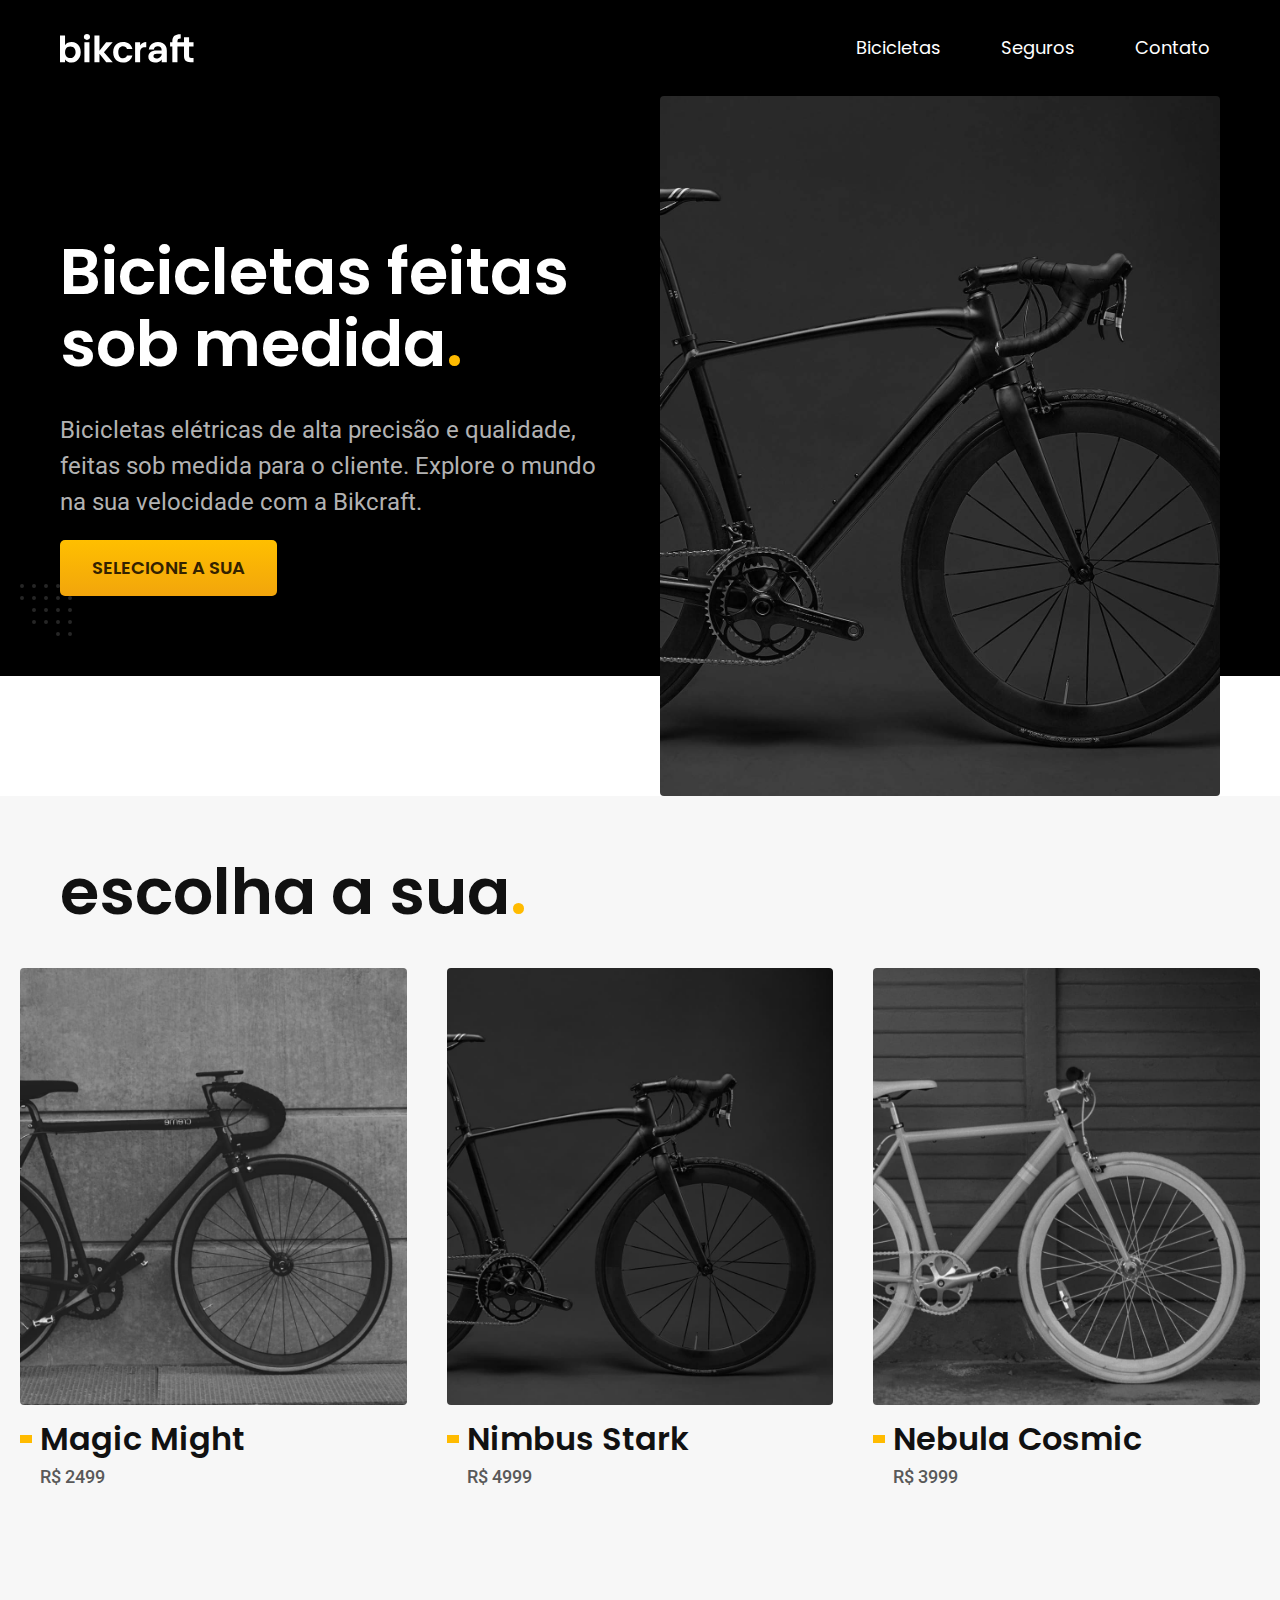
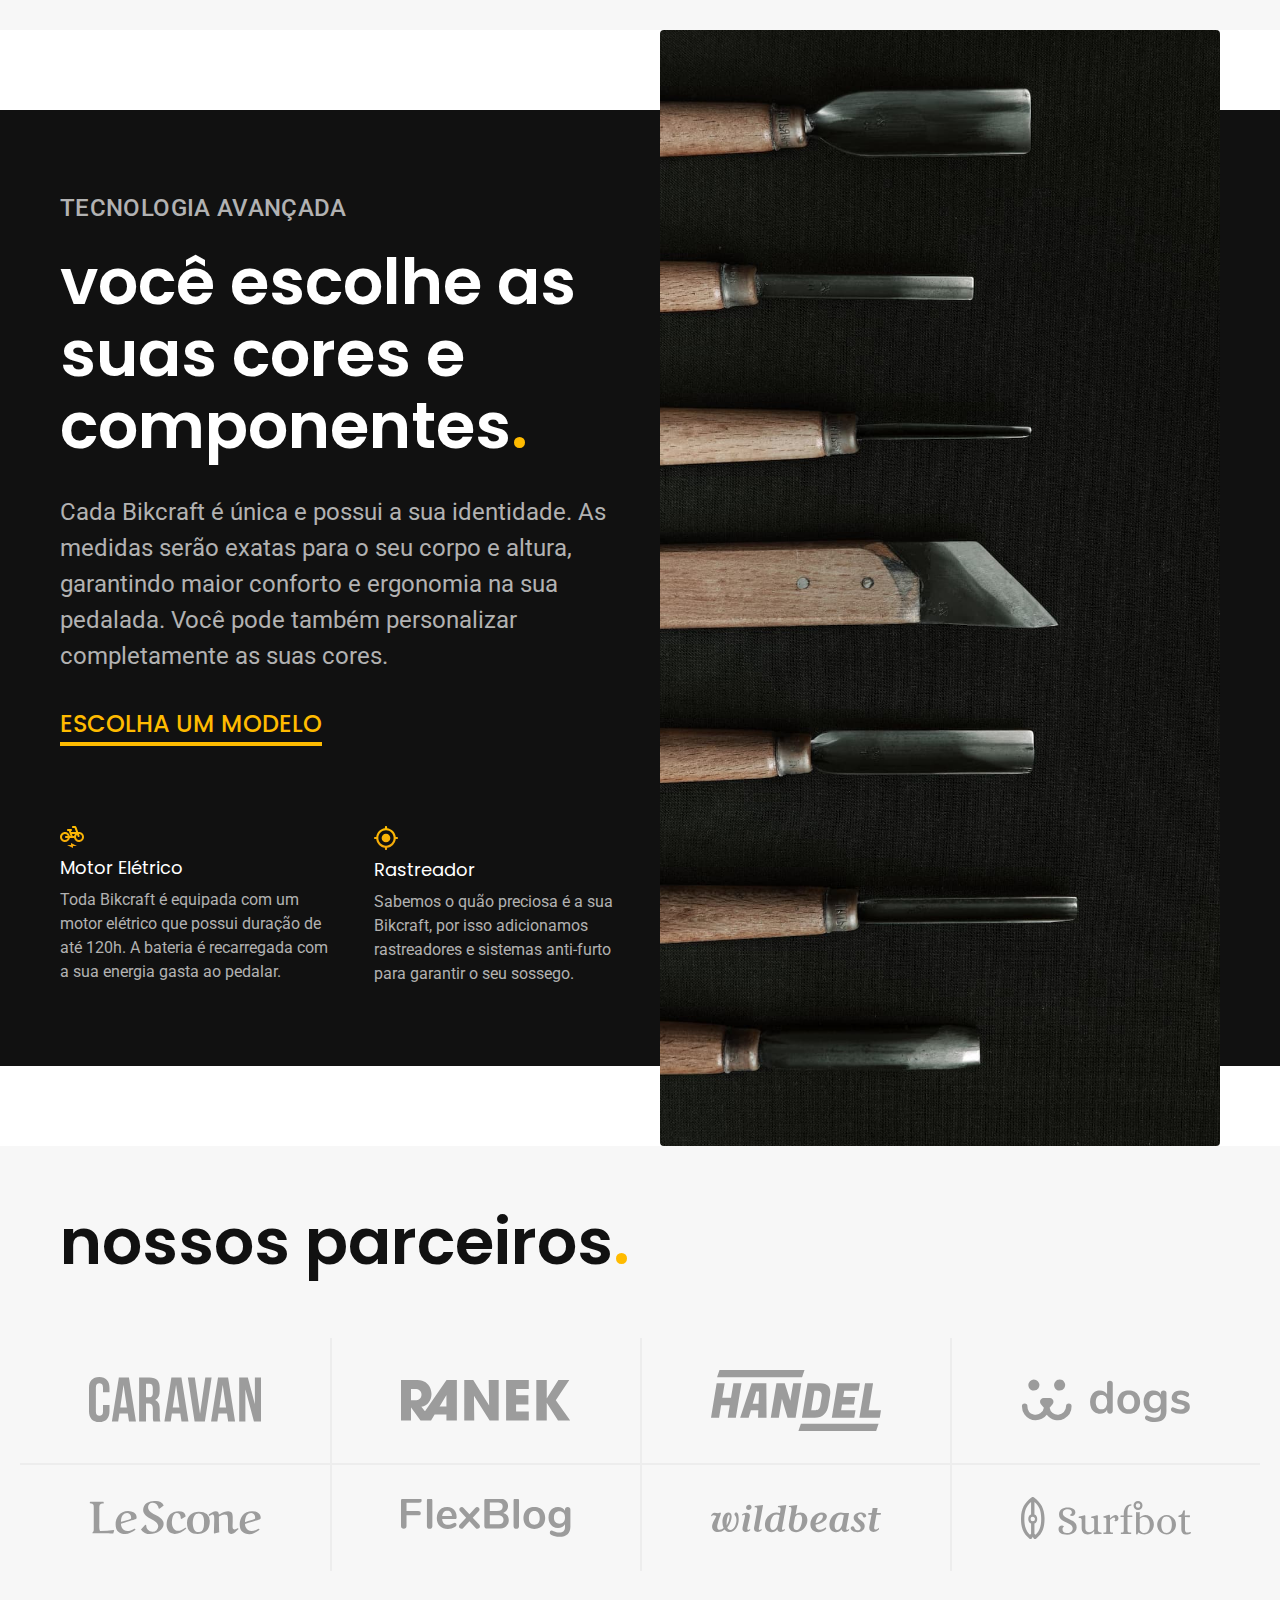
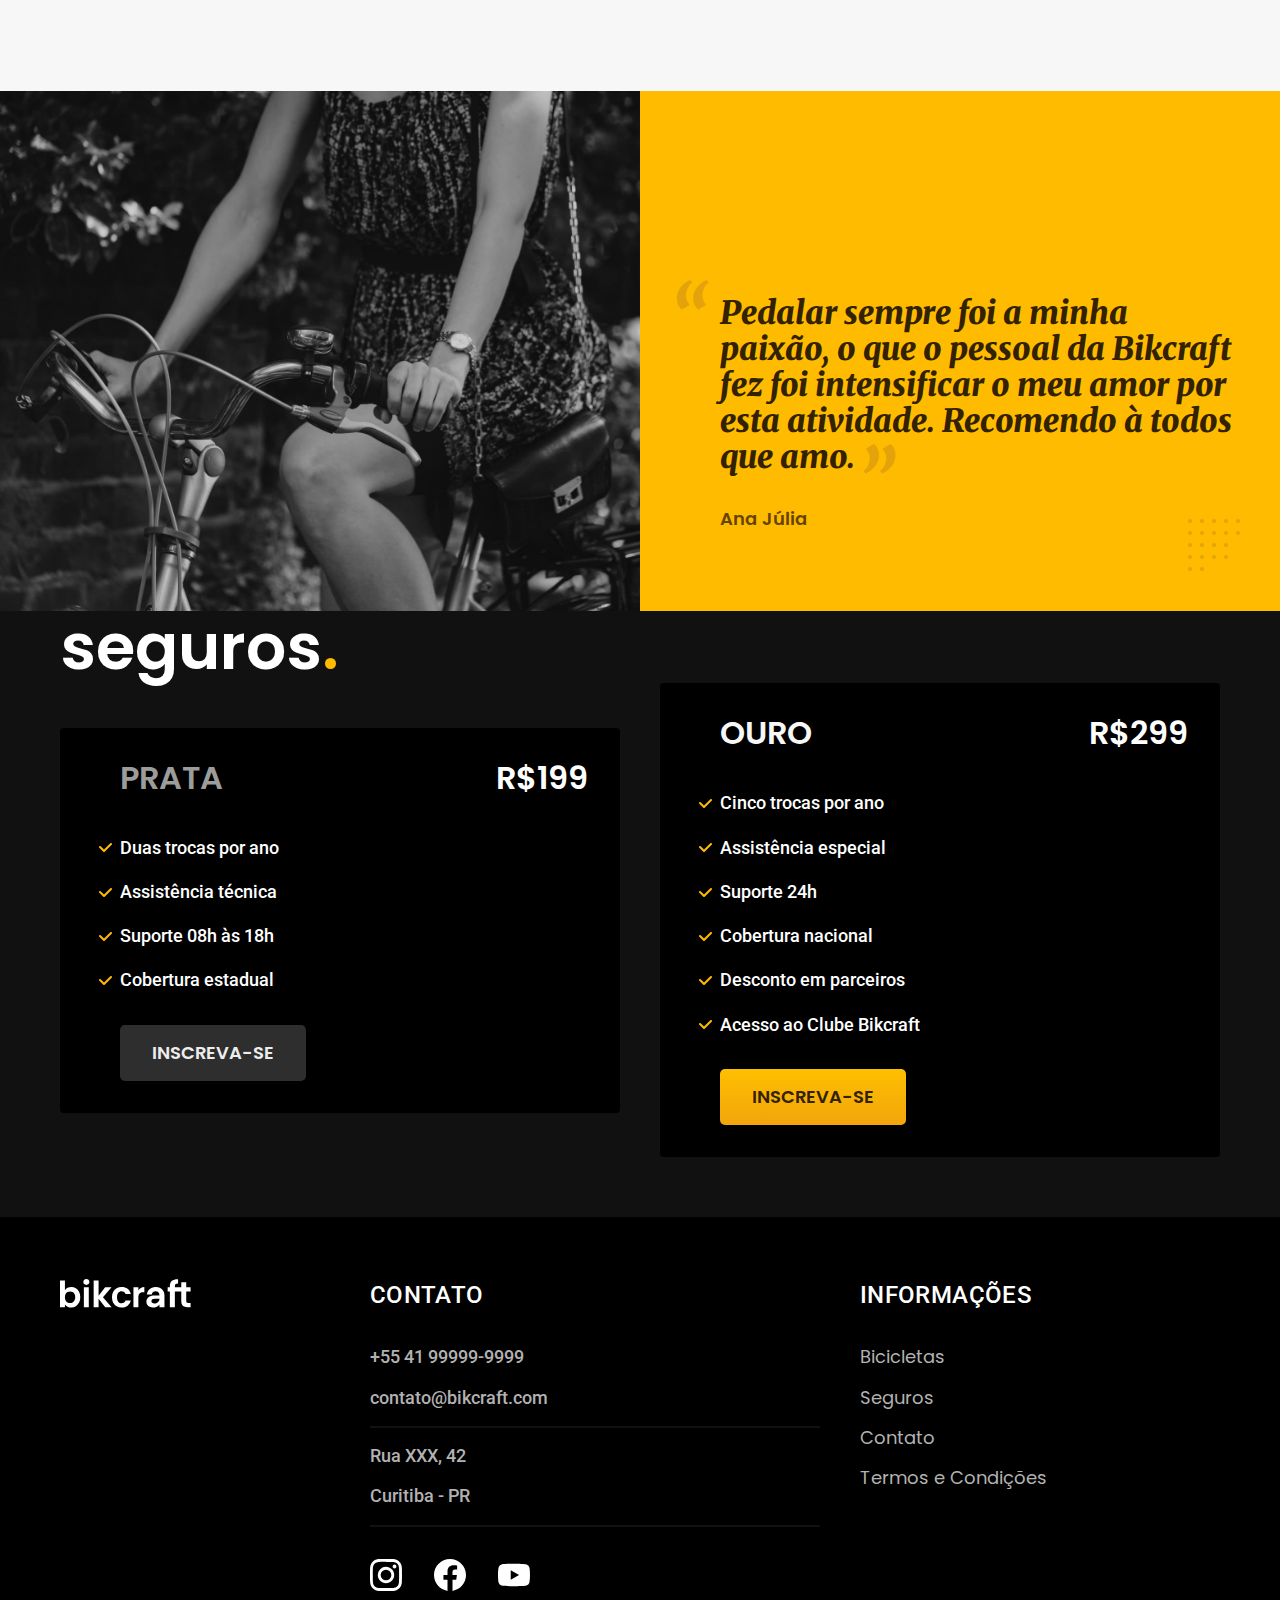
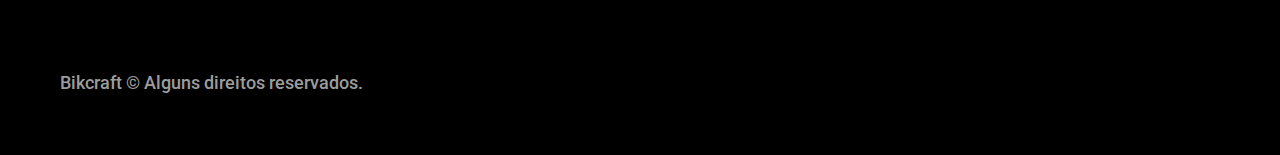
<file: index.html>
<!DOCTYPE html>
<html lang="pt-br">
  <head>
    <meta charset="UTF-8" />
    <meta http-equiv="X-UA-Compatible" content="IE=edge" />
    <meta name="viewport" content="width=device-width, initial-scale=1.0" />
    <title>Bikcraft - Bicicletas Elétricas</title>
    <meta
      name="description"
      content="Bicicletas elétricas de alta precisão e qualidade, feitas sob medida para você. Explore o mundo na sua velocidade com a Bikcraft."
    />

    <!-- CSS -->
    
    <link rel="icon" href="./favicon.svg" type="image/svg+xml">
    <link rel="preload" href="./CSS/style.min.css" as="style">
    <link rel="stylesheet" href="./CSS/style.min.css"/>

    <!-- Fonts -->

    <script>document.documentElement.classList.add('js');</script>
    
    <link rel="preconnect" href="https://fonts.googleapis.com" />
    <link rel="preconnect" href="https://fonts.gstatic.com" crossorigin />
    <link
      href="https://fonts.googleapis.com/css2?family=Merriweather:ital,wght@1,900&family=Poppins:wght@400;600&family=Roboto:wght@400;500&display=swap"
      rel="stylesheet"
    />
    <link rel="preconnect" href="https://fonts.gstatic.com" crossorigin />
    <link
      href="https://fonts.googleapis.com/css2?family=Merriweather:ital,wght@1,900&family=Poppins:wght@400;600&family=Roboto:wght@400;500&display=swap"
      rel="stylesheet"
    />
  
  </head>
  <body id="orcamento">

    <!-- Header -->
    
    <header class="header--bg">
      <div class="container header">
        <a href="./"> <img src="./img/bikcraft.svg" alt="Bikcraft" /></a>

        <nav aria-label="primaria">
        <ul class="header--menu font-1-m cor--0">
          <li><a href="/bicicletas.html">Bicicletas</a></li>
          <li><a href="/seguros.html">Seguros</a></li>
          <li><a href="/contato.html">Contato</a></li>
        </ul>
      </nav>
      </div>
    </header>

    <!-- Main -->

    <main class="main">
      <div class="container intro--ctn">
        <div class="intro--conteudo">
          <h1 class="font-1-xxl cor--0" data-anime="200">
            Bicicletas feitas sob medida<span class="cor--p1">.</span>
          </h1>
          <p class="font-2-l cor--5">
            Bicicletas elétricas de alta precisão e qualidade, feitas sob medida
            para o cliente. Explore o mundo na sua velocidade com a Bikcraft.
          </p>
          <a class="botao" href="./bicicletas.html">Selecione a sua</a>
        </div>
        <div class="intro--img">
          <img
            src="/img/fotos/introducao.jpg"
            alt="Bicicleta Elétrica Preta."
          />
        </div>
      </div>
    </main>

    <!-- Bicicletas Scroll-->

    <article class="bicicletas--lista">
      <h2 class="container font-1-xxl">
        escolha a sua<span class="cor--p1">.</span>
      </h2>

      <ul>
        <li>
          <a href="./bicicletas/magic.html">
            <img src="./img/bicicletas/magic-home.jpg" alt="Bicicleta Preta" />
            <h3 class="font-1-xl">Magic Might</h3>
            <span class="font-2-m cor--8">R$ 2499</span>
          </a>
        </li>
        <li>
          <a href="./bicicletas/nimbus.html">
            <img src="./img/bicicletas/nimbus-home.jpg" alt="Bicicleta Preta" />
            <h3 class="font-1-xl">Nimbus Stark</h3>
            <span class="font-2-m cor--8">R$ 4999</span>
          </a>
        </li>
        <li>
          <a href="./bicicletas/nebula.html">
            <img src="./img/bicicletas/nebula-home.jpg" alt="Bicicleta Preta" />
            <h3 class="font-1-xl">Nebula Cosmic</h3>
            <span class="font-2-m cor--8">R$ 3999</span>
          </a>
        </li>
      </ul>
    </article>

    <!-- Tecnologia -->

    <article class="tecnologia--ctn">
      <div class="tecnologia container">
        <div class="tecnologia--conteudo">
          <span class="font-2-l-b cor--5">Tecnologia Avançada </span>
          <h2 class="font-1-xxl cor--0">
            você escolhe as suas cores e componentes<span class="cor--p1"
              >.</span
            >
          </h2>
          <p class="font-2-l cor--5">
            Cada Bikcraft é única e possui a sua identidade. As medidas serão
            exatas para o seu corpo e altura, garantindo maior conforto e
            ergonomia na sua pedalada. Você pode também personalizar
            completamente as suas cores.
          </p>
          <a class="link" href="./bicicletas.html">Escolha um modelo</a>

          <!---->
          <div class="tecnologia--vantagens">
            <div>
              <img
                class="icone--tec"
                src="./img/icones/eletricaaa.svg"
                alt=""
              />
              <h3 class="font-1-m cor--0">Motor Elétrico</h3>
              <p class="font-2-s cor--5">
                Toda Bikcraft é equipada com um motor elétrico que possui
                duração de até 120h. A bateria é recarregada com a sua energia
                gasta ao pedalar.
              </p>
            </div>

            <div>
              <img
                class="icone--tec"
                src="./img/icones/rastreadorrr.svg"
                alt=""
              />
              <h3 class="font-1-m cor--0">Rastreador</h3>
              <p class="font-2-s cor--5">
                Sabemos o quão preciosa é a sua Bikcraft, por isso adicionamos
                rastreadores e sistemas anti-furto para garantir o seu sossego.
              </p>
            </div>
          </div>
        </div>
        <div class="tecnologia--imagem">
          <img src="./img/fotos/tecnologia.jpg" alt="#" />
        </div>
      </div>
    </article>

    <!-- Parceiros -->

    <section class="parceiros" aria-label="Nossos Parceiros">
      <h2 class="container font-1-xxl">
        nossos parceiros<span class="cor--p1">.</span>
      </h2>

      <ul>
        <li><img src="./img/parceiros/caravan.svg" alt="caravan" /></li>
        <li><img src="./img/parceiros/ranek.svg" alt="ranek" /></li>
        <li><img src="./img/parceiros/handel.svg" alt="handel" /></li>
        <li><img src="./img/parceiros/dogs.svg" alt="dogs" /></li>
        <li><img src="./img/parceiros/lescone.svg" alt="lescone" /></li>
        <li><img src="./img/parceiros/flexblog.svg" alt="flexblog" /></li>
        <li><img src="./img/parceiros/wildbeast.svg" alt="wildbeast" /></li>
        <li><img src="./img/parceiros/surfbot.svg" alt="surfbot" /></li>
      </ul>
    </section>

    <!-- Depoimento -->

    <section class="depoimento" aria-label="Depoimento">
      <div>
        <img
          src="./img/fotos/depoimento.jpg"
          alt="Pessoa pedalando uma bicicleta Bikcraft"
        />
      </div>
      <div class="depoimento--conteudo">
        <blockquote class="font-1-xl cor--p5">
          <p>
            Pedalar sempre foi a minha paixão, o que o pessoal da Bikcraft fez
            foi intensificar o meu amor por esta atividade. Recomendo à todos
            que amo.
          </p>
        </blockquote>
        <span class="font-1-m-b cor--p4">Ana Júlia</span>
      </div>
    </section>

    <article class="seguros--bg">
      <div class="seguros container">
        <h2 class="font-1-xxl cor--0">
          seguros<span class="cor--p1">.</span>

          <div class="seguros--container">
          
          <div class="seguros--item">
           <h3 class="font-1-xl cor--6">PRATA</h3>   
           <span class="font-1-xl cor--0">R$199 <span class="font-1-xs cor--6"></span></span>
           <ul class="font-2-m cor--0">
            <li>Duas trocas por ano</li>
            <li>Assistência técnica</li>
            <li>Suporte 08h às 18h</li>
            <li>Cobertura estadual</li>
           </ul>
           <a class="botao secundario" href="./orcamento.html">Inscreva-se</a>
          </div>

          <div class="seguros--item">
            <h3 class="font-1-xl cor--1">OURO</h3>   
            <span class="font-1-xl cor--0">R$299 <span class="font-1-xs cor--6"></span></span>
            <ul class="font-2-m cor--0">
             <li>Cinco trocas por ano</li>
             <li>Assistência especial</li>
             <li>Suporte 24h</li>
             <li>Cobertura nacional</li>
             <li>Desconto em parceiros</li>
             <li>Acesso ao Clube Bikcraft</li>
            </ul>
            <a class="botao" href="./orcamento.html">Inscreva-se</a>
           </div>
          </div>
      </div>
    </article>


    <!-- Footer -->

    <footer class="footer--bg">
      <div class="footer container">
        <img class="footer--logo" src="./img/bikcraft.svg" alt="">
     
      <div class="footer--contato">
        <h3 class="font-2-l-b cor--0">Contato</h3>
        <ul class="font-2-m cor--5">
          <li><a href="tel:+5541999999999">+55 41 99999-9999</a>
          <li><a href="mailto:contato@bikcraft.com">contato@bikcraft.com</a>
          <li>Rua XXX, 42</li>
          <li>Curitiba - PR</li>
        </ul>
      
        <div class="footer--redes">
          <a href="./"><img src="./img/redes/instagram.svg" alt="Instagram"></a>
          <a href="./"><img src="./img/redes/facebook.svg" alt="Facebook"></a>
          <a href="./"><img src="./img/redes/youtube.svg" alt="YouTube"></a>
        </div>
      </div>

      <div class="footer--info">
        <h3 class="font-2-l-b cor--0">Informações</h3>
        <nav>
          <ul class="font-1-m cor--5">
            <li><a href="./bicicletas.html">Bicicletas</a></li>
            <li><a href="./seguros.html">Seguros</a></li>
            <li><a href="./contato.html">Contato</a></li>
            <li><a href="./termos.html">Termos e Condições</a></li>
          </ul>
        </nav>
         </div>
        <p class="footer--copy font-2-m cor--6">Bikcraft © Alguns direitos reservados.</p>
      </div>
    </div>
    </footer>

    <!--End -->

    <!-- <script src="./js/plugins/simple-anime.js"></script> -->
    <script src="./js/script.js"></script>
  </body>
</html>
</file>
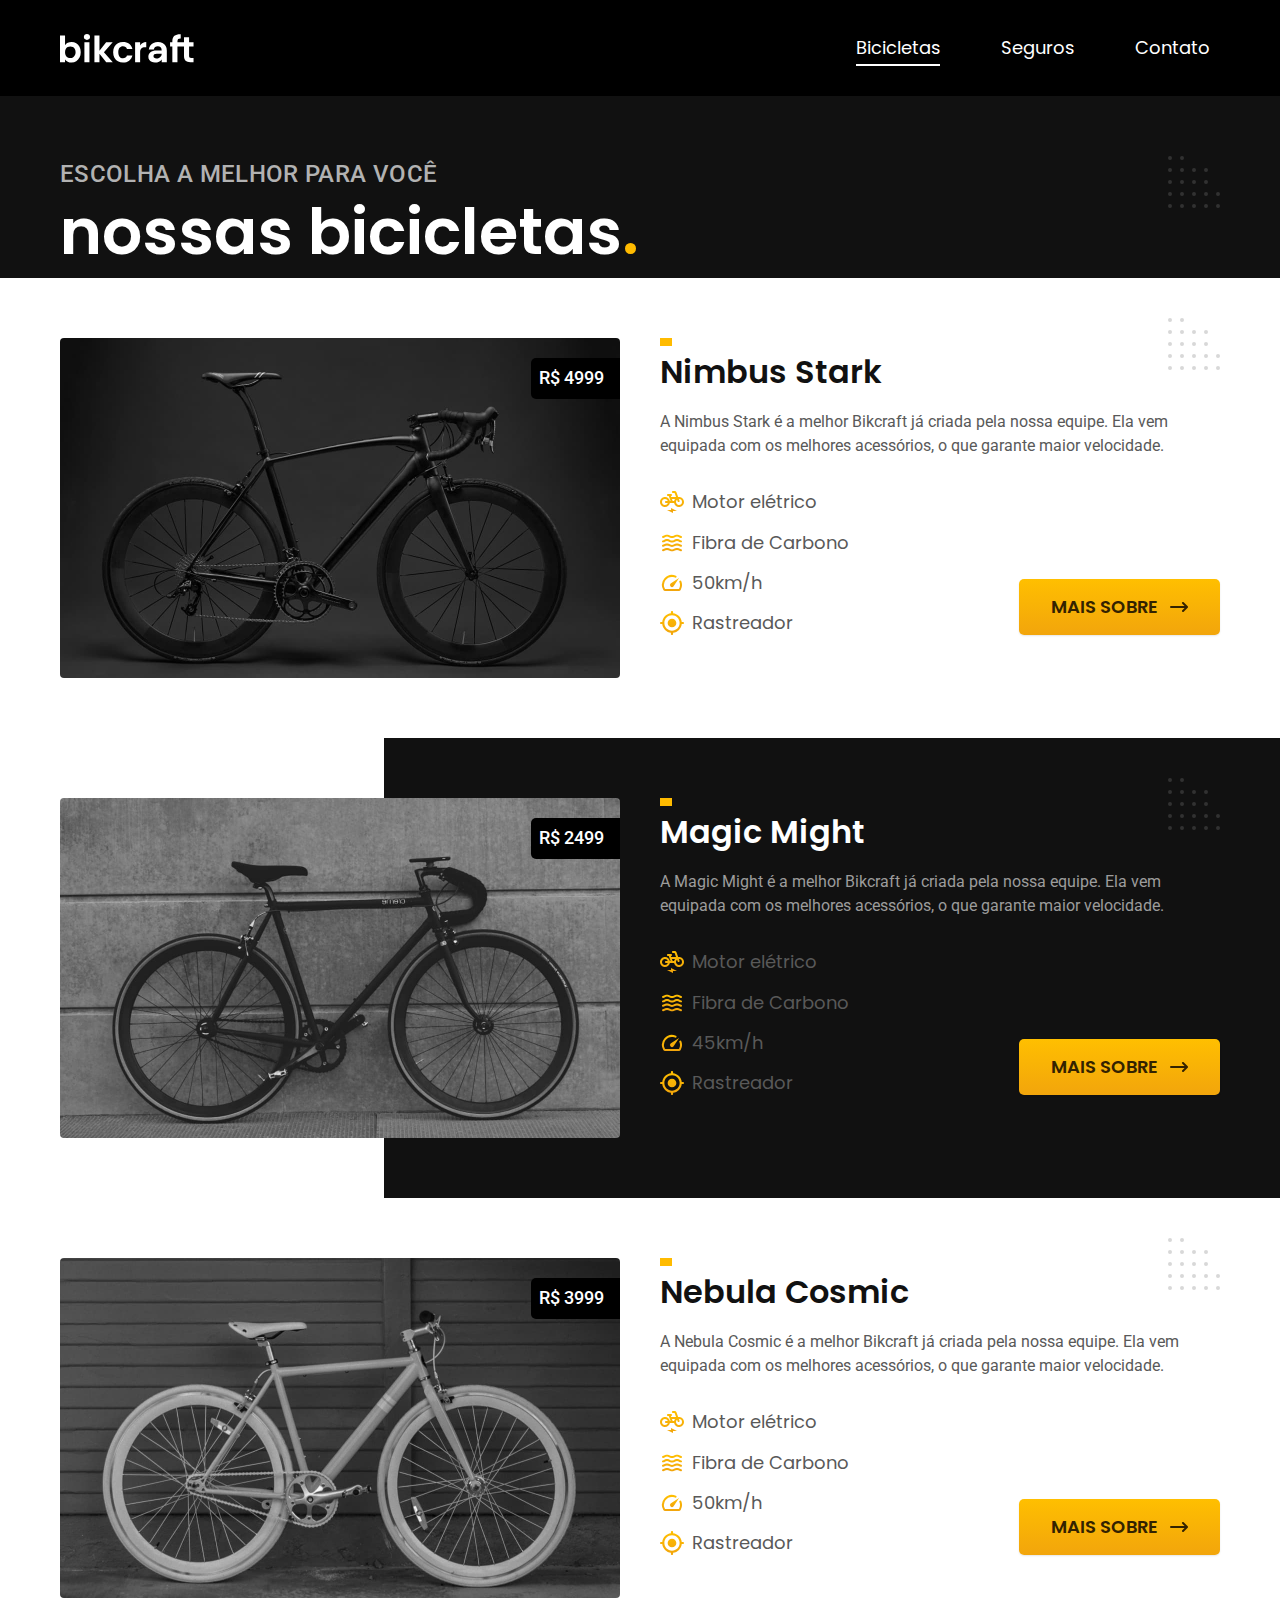
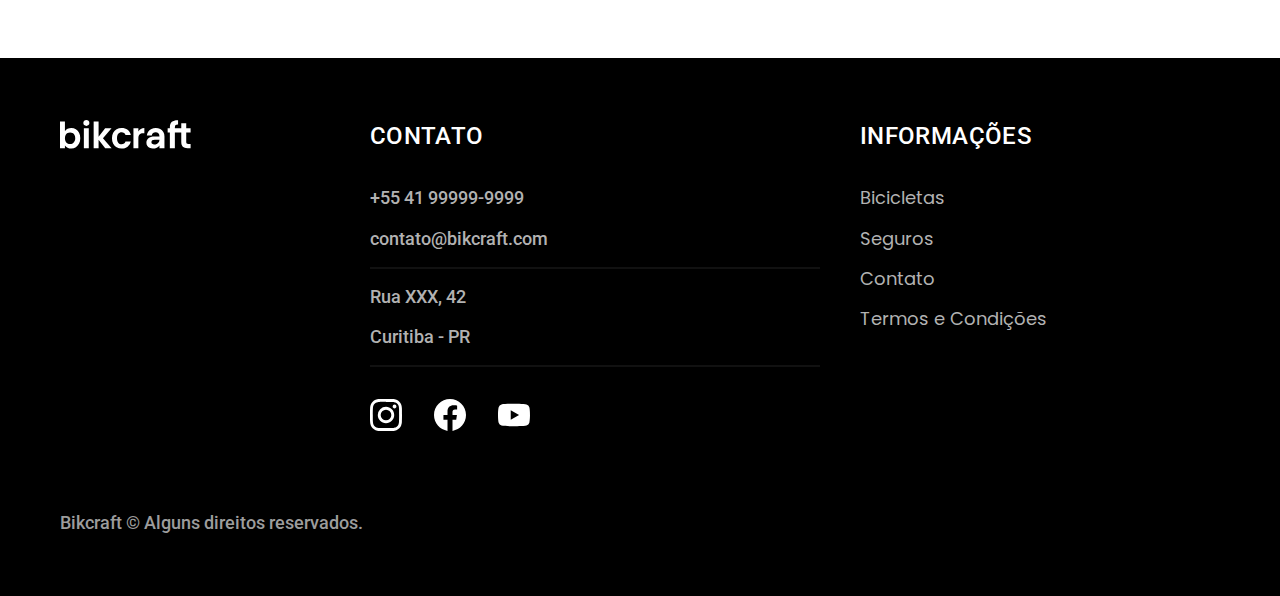
<file: bicicletas.html>
<!DOCTYPE html>
<html lang="pt-br">
  <head>
    <meta charset="UTF-8" />
    <meta http-equiv="X-UA-Compatible" content="IE=edge" />
    <meta name="viewport" content="width=device-width, initial-scale=1.0" />
    <title>Bicicletas | Bikcraft</title>
    <meta
      name="description"
      content="Bicicletas"
    />

    <!-- CSS -->
    <link rel="icon" href="./favicon.svg" type="image/svg+xml">
    <link rel="preload" href="./CSS/style.min.css" as="style">
    <link rel="stylesheet" href="./CSS/style.min.css"/>

    <!-- Fonts -->
    <script>document.documentElement.classList.add('js');</script>
    
    <link rel="preconnect" href="https://fonts.googleapis.com" />
    <link rel="preconnect" href="https://fonts.gstatic.com" crossorigin />
    <link
      href="https://fonts.googleapis.com/css2?family=Merriweather:ital,wght@1,900&family=Poppins:wght@400;600&family=Roboto:wght@400;500&display=swap"
      rel="stylesheet"
    />
    <link rel="preconnect" href="https://fonts.gstatic.com" crossorigin />
    <link
      href="https://fonts.googleapis.com/css2?family=Merriweather:ital,wght@1,900&family=Poppins:wght@400;600&family=Roboto:wght@400;500&display=swap"
      rel="stylesheet"
    />
   
  <script>document.documentElement.classList.add('js');</script>
  </head>
  <body id="bicicletas">

    <!-- Header -->
    
    <header class="header--bg">
      <div class="container header">
        <a href="./"> <img src="./img/bikcraft.svg" alt="Bikcraft" /></a>

        <nav aria-label="primaria">
        <ul class="header--menu font-1-m cor--0">
          <li><a href="/bicicletas.html">Bicicletas</a></li>
          <li><a href="/seguros.html">Seguros</a></li>
          <li><a href="/contato.html">Contato</a></li>
        </ul>
      </nav>
      </div>
    </header>  

    <!-- Main -->

    <main>
      <div class="titulo--bg">
        <div class="titulo container">
          <p class="font-2-l-b cor--5">Escolha a melhor para você</p>
          <h1 class="font-1-xxl cor--0">
            nossas bicicletas<span class="cor--p1">.</span>
          </h1>
        </div>
      </div>

      <!-- -->

      <div>
        <div class="bicicletas container">

          <div class="bicicletas--imagem">
            <img src="./img/bicicletas/nimbus.jpg" alt="Bicicleta preta">
            <span class="font-2-m cor--0">R$ 4999</span>
          </div>

          
          <div class="bicicletas--conteudo">
            <h2 class="font-1-xl">Nimbus Stark</h2>
            <p class="font-2-s cor--8"
            >A Nimbus Stark é a melhor Bikcraft já criada pela nossa equipe. Ela vem equipada com os melhores acessórios, o que garante maior velocidade.</p>
            
            <ul class="font-1-m cor--8">

              <li><img src="/img/icones/eletrica.svg" alt="">
              Motor elétrico
            </li>

              <li><img src="/img/icones/carbono.svg" alt="">
              Fibra de Carbono
            </li>

              <li><img src="/img/icones/velocidade.svg" alt="">
              50km/h
            </li>

              <li><img src="/img/icones/rastreadorrr.svg" alt="">
              Rastreador
            
            </li>
            </ul>

            <a href="./bicicletas/nimbus.html" class="botao seta">Mais Sobre</a>

          </div>

        </div>

      </div>

    <!-- -->

      <div class="bicicletas--bg">
        <div class="bicicletas container">

          <div class="bicicletas--imagem">
            <img src="./img/bicicletas/magic.jpg" alt="Bicicleta preta">
            <span class="font-2-m cor--0">R$ 2499</span>
          </div>

          
          <div class="bicicletas--conteudo">
            <h2 class="font-1-xl cor--0">Magic Might</h2>
            <p class="font-2-s cor--6"
            >A Magic Might é a melhor Bikcraft já criada pela nossa equipe. Ela vem equipada com os melhores acessórios, o que garante maior velocidade.</p>
            
            <ul class="font-1-m cor--8">

              <li><img src="/img/icones/eletrica.svg" alt="">
              Motor elétrico
            </li>

              <li><img src="/img/icones/carbono.svg" alt="">
              Fibra de Carbono
            </li>

              <li><img src="/img/icones/velocidade.svg" alt="">
              45km/h
            </li>

              <li><img src="/img/icones/rastreadorrr.svg" alt="">
              Rastreador
            
            </li>
            </ul>

            <a href="./bicicletas/magic.html" class="botao seta">Mais Sobre</a>

          </div>

        </div>

      </div>

      <!---->

      <div>
        <div class="bicicletas container">

          <div class="bicicletas--imagem">
            <img src="./img/bicicletas/nebula.jpg" alt="Bicicleta preta">
            <span class="font-2-m cor--0">R$ 3999</span>
          </div>

          
          <div class="bicicletas--conteudo">
            <h2 class="font-1-xl">Nebula Cosmic</h2>
            <p class="font-2-s cor--8"
            >A Nebula Cosmic é a melhor Bikcraft já criada pela nossa equipe. Ela vem equipada com os melhores acessórios, o que garante maior velocidade.</p>
            
            <ul class="font-1-m cor--8">

              <li><img src="/img/icones/eletrica.svg" alt="">
              Motor elétrico
            </li>

              <li><img src="/img/icones/carbono.svg" alt="">
              Fibra de Carbono
            </li>

              <li><img src="/img/icones/velocidade.svg" alt="">
              50km/h
            </li>

              <li><img src="/img/icones/rastreadorrr.svg" alt="">
              Rastreador
            
            </li>
            </ul>

            <a href="./bicicletas/nebula.html" class="botao seta">Mais Sobre</a>

          </div>

        </div>

      </div>
       
    </main>
  
  <!-- Footer -->

  <footer class="footer--bg">
    <div class="footer container">
      <img class="footer--logo" src="./img/bikcraft.svg" alt="">
   
    <div class="footer--contato">
      <h3 class="font-2-l-b cor--0">Contato</h3>
      <ul class="font-2-m cor--5">
        <li><a href="tel:+5541999999999">+55 41 99999-9999</a>
        <li><a href="mailto:contato@bikcraft.com">contato@bikcraft.com</a>
        <li>Rua XXX, 42</li>
        <li>Curitiba - PR</li>
      </ul>
    
      <div class="footer--redes">
        <a href="./"><img src="./img/redes/instagram.svg" alt="Instagram"></a>
        <a href="./"><img src="./img/redes/facebook.svg" alt="Facebook"></a>
        <a href="./"><img src="./img/redes/youtube.svg" alt="YouTube"></a>
      </div>
    </div>

    <div class="footer--info">
      <h3 class="font-2-l-b cor--0">Informações</h3>
      <nav>
        <ul class="font-1-m cor--5">
          <li><a href="./bicicletas.html">Bicicletas</a></li>
          <li><a href="./seguros.html">Seguros</a></li>
          <li><a href="./contato.html">Contato</a></li>
          <li><a href="./termos.html">Termos e Condições</a></li>
        </ul>
      </nav>
       </div>
      <p class="footer--copy font-2-m cor--6">Bikcraft © Alguns direitos reservados.</p>
    </div>
  </div>
  </footer>

  <!--End -->

<script src="./js/script.js"></script>
  </body>
</html>
</file>
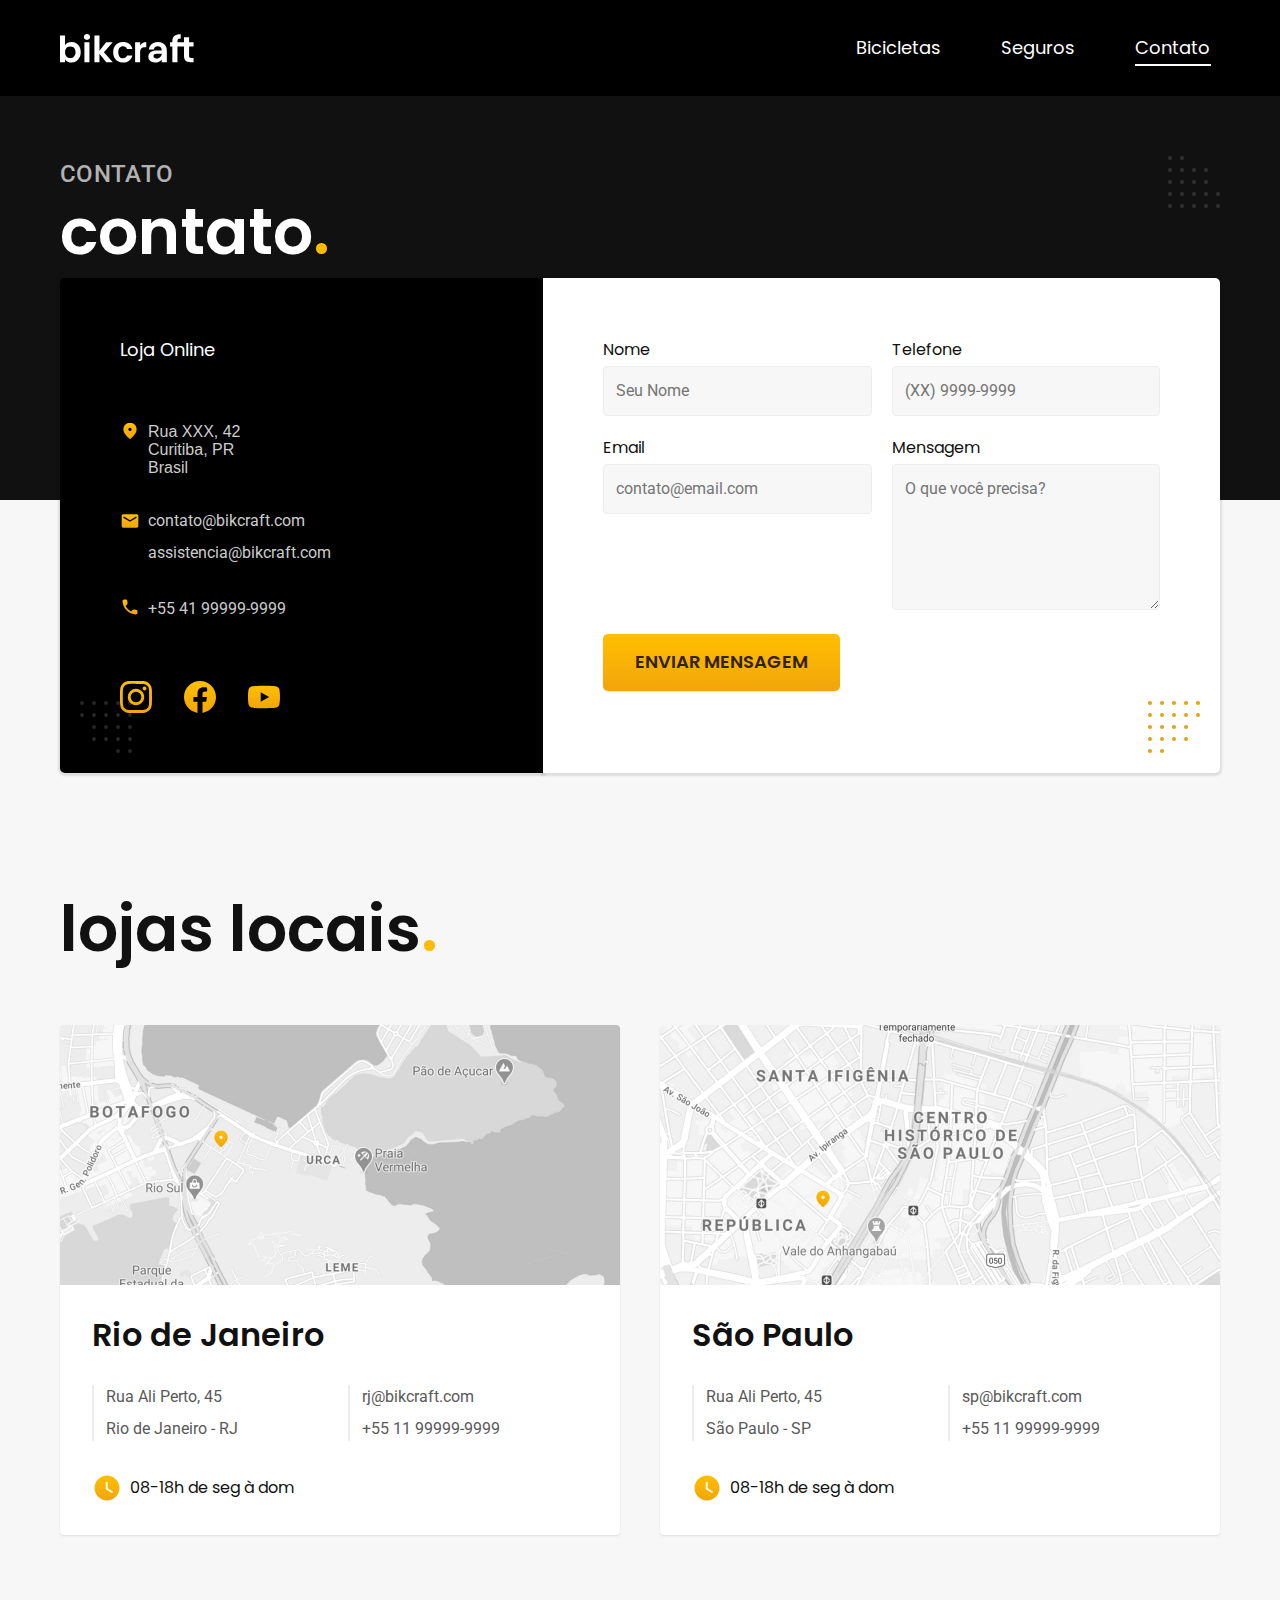
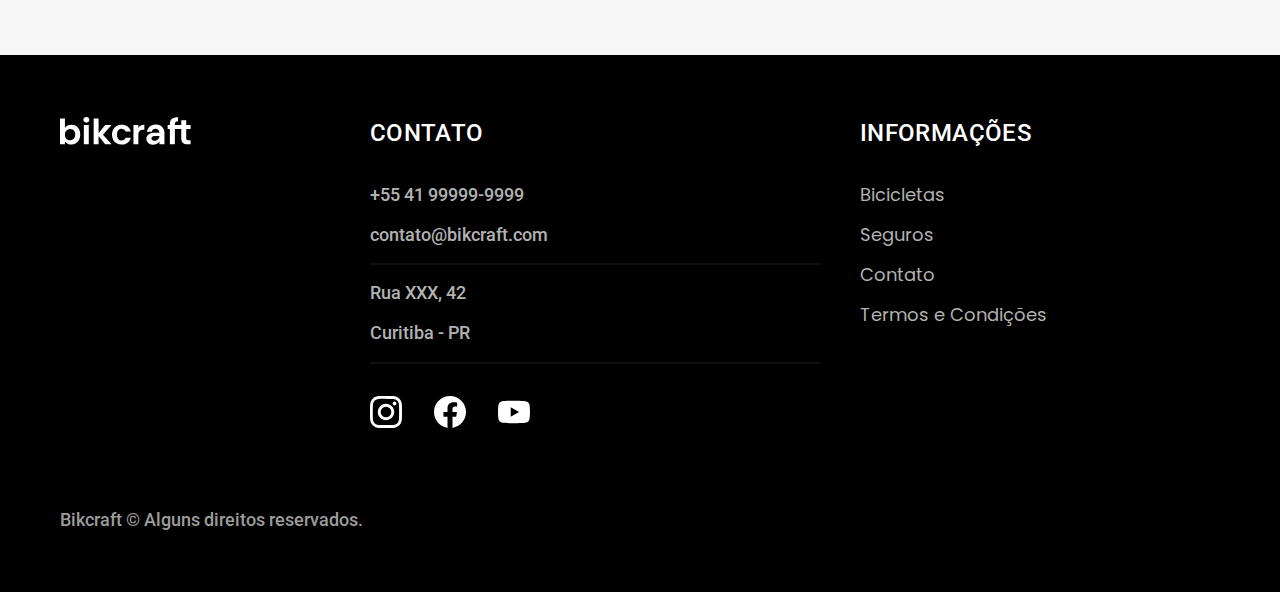
<file: contato.html>
<!DOCTYPE html>
<html lang="pt-br">
  <head>
    <meta charset="UTF-8" />
    <meta http-equiv="X-UA-Compatible" content="IE=edge" />
    <meta name="viewport" content="width=device-width, initial-scale=1.0" />
    <title>Contato | Bikcraft</title>
    <meta
      name="description"
      content="Termos e condições"
    />

    <!-- CSS -->
    <link rel="icon" href="./favicon.svg" type="image/svg+xml">
    <link rel="preload" href="./CSS/style.min.css" as="style">
    <link rel="stylesheet" href="./CSS/style.min.css" />

    <!-- Fonts -->
    <script>document.documentElement.classList.add('js');</script>
    
    <link rel="preconnect" href="https://fonts.googleapis.com" />
    <link rel="preconnect" href="https://fonts.gstatic.com" crossorigin />
    <link
      href="https://fonts.googleapis.com/css2?family=Merriweather:ital,wght@1,900&family=Poppins:wght@400;600&family=Roboto:wght@400;500&display=swap"
      rel="stylesheet"
    />
    <link rel="preconnect" href="https://fonts.gstatic.com" crossorigin />
    <link
      href="https://fonts.googleapis.com/css2?family=Merriweather:ital,wght@1,900&family=Poppins:wght@400;600&family=Roboto:wght@400;500&display=swap"
      rel="stylesheet"
    />
   
  <script>document.documentElement.classList.add('js');</script>
  </head>
  <body id="contato">

    <!-- Header -->
    
    <header class="header--bg">
      <div class="container header">
        <a href="./"> <img src="./img/bikcraft.svg" alt="Bikcraft" /></a>

        <nav aria-label="primaria">
        <ul class="header--menu font-1-m cor--0">
          <li><a href="./bicicletas.html">Bicicletas</a></li>
          <li><a href="./seguros.html">Seguros</a></li>
          <li><a href="./contato.html">Contato</a></li>
        </ul>
      </nav>
      </div>
    </header>  

    <!-- Main -->

    <main>
      <div class="titulo--bg">
        <div class="titulo container">
          <p class="font-2-l-b cor--5">Contato</p>
          <h1 class="font-1-xxl cor--0">
            contato<span class="cor--p1">.</span>
          </h1>
        </div>
      </div>
     
        <div class="contato container">
          <section class="contato--dados" aria-label="Endereço">
            <h2 class="font-1-m cor--0">
              Loja Online
            </h2>
            <div class="contato--endereco cor--4">
              <p>Rua XXX, 42</p>
              <p>Curitiba, PR</p>
              <p>Brasil</p>
            </div>
            <address class="contato--meios font-2-s cor--4">
              <a href="mailto:contato@bikcraft.com">contato@bikcraft.com</a>
              <a href="mailto:assistencia@bikcraft.com">assistencia@bikcraft.com</a>
              <a href="tel:+5541999999999">+55 41 99999-9999</a>
            </address>
            <div class="contato--redes">
              <a href="./"><img src="./img/redes/instagram-p.svg" alt="Instagram"></a>
              <a href="./"><img src="./img/redes/facebook-p.svg" alt="Facebook"></a>
              <a href="./"><img src="./img/redes/youtube-p.svg" alt="YouTube"></a>
            </div>
          </section>

          <section class="contato--formulario" aria-label="Formulário">
            <form class="form" action="./contato.html">

              <div>
              <label for="nome">Nome</label>
              <input type="text" id="nome" name="nome" placeholder="Seu Nome">
            </div>

            <div>
              <label for="telefone">Telefone</label>
              <input type="text" id="telefone" name="telefone" placeholder="(XX) 9999-9999">
            </div>

            <div>
              <label class="col--2" for="email">Email</label>
              <input type="email" id="email" name="email" placeholder="contato@email.com">
            </div>

            <div>
              <label class="col--2" for="mensagem">Mensagem</label>
              <textarea rows="5" id="mensagem" name="mensagem" placeholder="O que você precisa?"></textarea>
            </div>

            <button class="botao col--2">Enviar Mensagem </button>

            </form>
          </section>
        </div> 
    </main>

    <article class="lojas container">
      <h2 class="font-1-xxl">lojas locais<span class="cor--p1">.<span></h2>

        <div class="lojas--item">
          <img src="./img/lojas/rj.jpg" alt="mapa marcando o endereço no Rio de Janeiro - RJ">
        
        <div class="lojas--conteudo">
          <h3 class="font-1-xl">Rio de Janeiro</h3>
            <div class="lojas--dados font-2-s cor--8">
              <p>Rua Ali Perto, 45</p>
              <p>Rio de Janeiro - RJ</p>
          </div>
  
        <div class="lojas--dados font-2-s cor--8">
         <a href="mailto:rj@bikcraft.com">rj@bikcraft.com</a>
         <a href="tel:+5521999999999">+55 11 99999-9999</a>
      </div>
      <p class="lojas--tempo font-1-s">
        <img src="./img/icones/horario.svg" alt="">08-18h de seg à dom
      </p>
    </div>
  
    </div>
        

   

      <div class="lojas--item">
        <img src="./img/lojas/sp.jpg" alt="mapa marcando o endereço no São Paulo - SP">
      
      <div class="lojas--conteudo">
        <h3 class="font-1-xl">São Paulo</h3>
          <div class="lojas--dados font-2-s cor--8">
            <p>Rua Ali Perto, 45</p>
            <p>São Paulo - SP</p>
        </div>

      <div class="lojas--dados font-2-s cor--8">
       <a href="mailto:sp@bikcraft.com">sp@bikcraft.com</a>
       <a href="tel:+5511999999999">+55 11 99999-9999</a>
    </div>
    <p class="lojas--tempo font-1-s">
      <img src="./img/icones/horario.svg" alt="">08-18h de seg à dom
    </p>
  </div>

  </div>
    </article>
  
  <!-- Footer -->

  <footer class="footer--bg">
    <div class="footer container">
      <img class="footer--logo" src="./img/bikcraft.svg" alt="">
   
    <div class="footer--contato">
      <h3 class="font-2-l-b cor--0">Contato</h3>
      <ul class="font-2-m cor--5">
        <li><a href="tel:+5541999999999">+55 41 99999-9999</a>
        <li><a href="mailto:contato@bikcraft.com">contato@bikcraft.com</a>
        <li>Rua XXX, 42</li>
        <li>Curitiba - PR</li>
      </ul>
    
      <div class="footer--redes">
        <a href="./"><img src="./img/redes/instagram.svg" alt="Instagram"></a>
        <a href="./"><img src="./img/redes/facebook.svg" alt="Facebook"></a>
        <a href="./"><img src="./img/redes/youtube.svg" alt="YouTube"></a>
      </div>
    </div>

    <div class="footer--info">
      <h3 class="font-2-l-b cor--0">Informações</h3>
      <nav>
        <ul class="font-1-m cor--5">
          <li><a href="./bicicletas.html">Bicicletas</a></li>
          <li><a href="./seguros.html">Seguros</a></li>
          <li><a href="./contato.html">Contato</a></li>
          <li><a href="./termos.html">Termos e Condições</a></li>
        </ul>
      </nav>
       </div>
      <p class="footer--copy font-2-m cor--6">Bikcraft © Alguns direitos reservados.</p>
    </div>
  </div>
  </footer>

  <!--End -->

<script src="./js/script.js"></script>
  </body>
</html>
</file>
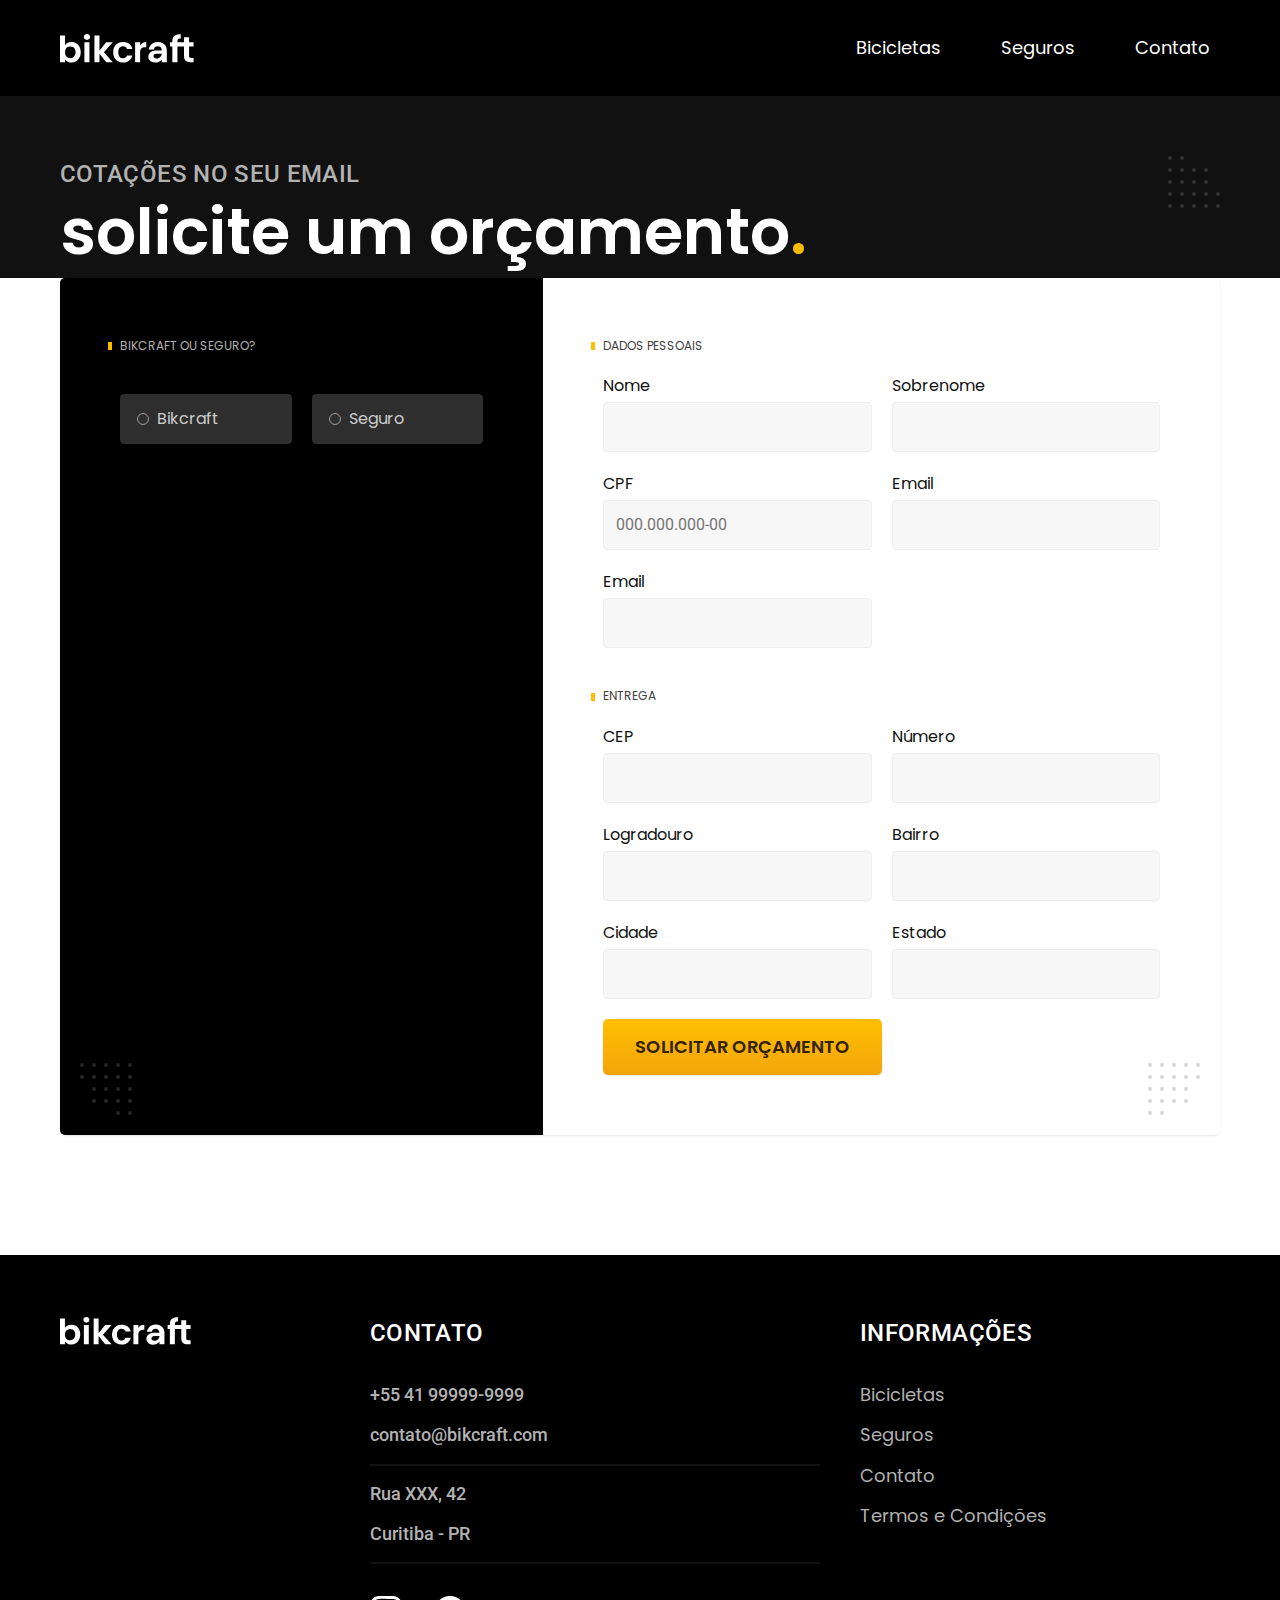
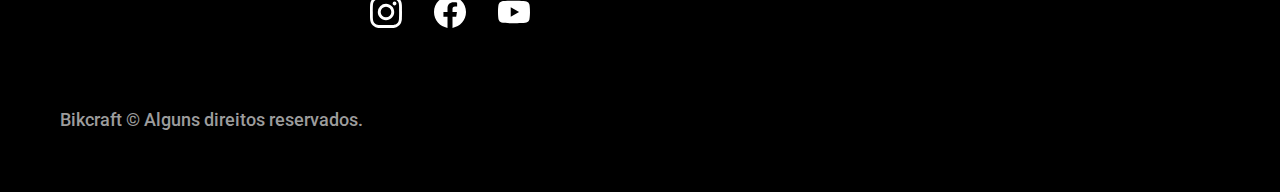
<file: orcamento.html>
<!DOCTYPE html>
<html lang="pt-br">
  <head>
    <meta charset="UTF-8" />
    <meta http-equiv="X-UA-Compatible" content="IE=edge" />
    <meta name="viewport" content="width=device-width, initial-scale=1.0" />
    <title>Orçamento | Bikcraft</title>
    <meta
      name="description"
      content="Orçamento"
    />

    <!-- CSS -->
    <link rel="icon" href="./favicon.svg" type="image/svg+xml">
    <link rel="preload" href="./CSS/style.min.css" as="style">
    <link rel="stylesheet" href="./CSS/style.min.css"/>

    <!-- Fonts -->
    <script>document.documentElement.classList.add('js');</script>
    
    <link rel="preconnect" href="https://fonts.googleapis.com" />
    <link rel="preconnect" href="https://fonts.gstatic.com" crossorigin />
    <link
      href="https://fonts.googleapis.com/css2?family=Merriweather:ital,wght@1,900&family=Poppins:wght@400;600&family=Roboto:wght@400;500&display=swap"
      rel="stylesheet"
    />
    <link rel="preconnect" href="https://fonts.gstatic.com" crossorigin />
    <link
      href="https://fonts.googleapis.com/css2?family=Merriweather:ital,wght@1,900&family=Poppins:wght@400;600&family=Roboto:wght@400;500&display=swap"
      rel="stylesheet"
    />
   
  <script>document.documentElement.classList.add('js');</script>
  </head>
  <body id="termos">

    <!-- Header -->
    
    <header class="header--bg">
      <div class="container header">
        <a href="./"> <img src="./img/bikcraft.svg" alt="Bikcraft" /></a>

        <nav aria-label="primaria">
        <ul class="header--menu font-1-m cor--0">
          <li><a href="./bicicletas.html">Bicicletas</a></li>
          <li><a href="./seguros.html">Seguros</a></li>
          <li><a href="./contato.html">Contato</a></li>
        </ul>
      </nav>
      </div>
    </header>  

    <!-- Main -->

    <main>
      <div class="titulo--bg">
        <div class="titulo container">
          <p class="font-2-l-b cor--5">Cotações no seu email</p>
          <h1 class="font-1-xxl cor--0">
            solicite um orçamento<span class="cor--p1">.</span>
          </h1>
        </div>
      </div>

      <form class="orcamento container" action="./">
        <div class="orcamento--produto">
          <h2 class="font-1-xs cor--5">Bikcraft ou Seguro?</h2>
          
          <input type="radio" name="tipo" value="bikcraft" id="bikcraft">
          <label for="bikcraft">Bikcraft</label>

          <input type="radio" name="tipo" value="seguro" id="seguro">
          <label for="seguro">Seguro</label>

          <div class="orcamento--conteudo" id="orcamento--bikcraft">
            <h2 class="font-1-xs cor--5">Escolha a sua</h2>

            <input type="radio" name="produto" value="nimbus" id="nimbus">
            <label for="nimbus">Nimbus Stark <span>R$ 4999</span></label>
            
            <div class="orcamento--detalhes">
              <ul class="font-1-xs cor--8">
                <li>
                  <img src="./img/icones/eletrica.svg" alt=""> Motor Elétrico
                </li>
                <li>
                  <img src="./img/icones/carbono.svg" alt=""> Fibra de Carbono
                </li>
                <li>
                  <img src="./img/icones/velocidade.svg" alt=""> 50 km/h
                </li>
                <li>
                  <img src="./img/icones/rastreador.svg" alt=""> Rastreador
              </ul>
              <img src="./img/bicicletas/nimbus.jpg" alt="Bicicleta Preta">
            </div>

            <input type="radio" name="produto" value="magic" id="magic">
            <label for="magic">Magic Might <span>R$ 2499</span></label>

            <div class="orcamento--detalhes">
              <ul class="font-1-xs cor--8">
                <li>
                  <img src="./img/icones/eletrica.svg" alt=""> Motor Elétrico
                </li>
                <li>
                  <img src="./img/icones/carbono.svg" alt=""> Fibra de Carbono
                </li>
                <li>
                  <img src="./img/icones/velocidade.svg" alt=""> 45 km/h
                </li>
                <li>
                  <img src="./img/icones/rastreador.svg" alt=""> Rastreador
              </ul>
              <img src="./img/bicicletas/magic.jpg" alt="Bicicleta Preta">
            </div>

            <input type="radio" name="produto" value="nebula" id="nebula">
            <label for="nebula">Nebula Cosmic <span>R$ 3999</span></label>

            <div class="orcamento--detalhes">
              <ul class="font-1-xs cor--8">
                <li>
                  <img src="./img/icones/eletrica.svg" alt=""> Motor Elétrico
                </li>
                <li>
                  <img src="./img/icones/carbono.svg" alt=""> Fibra de Carbono
                </li>
                <li>
                  <img src="./img/icones/velocidade.svg" alt=""> 40 km/h
                </li>
                <li>
                  <img src="./img/icones/rastreador.svg" alt=""> Rastreador
              </ul>
              <img src="./img/bicicletas/nebula.jpg" alt="Bicicleta Branca">
            </div>

          </div>

            <div class="orcamento--conteudo" id="orcamento--seguro">
              <h2 class="font-1-xs cor--5">Escola o plano</h2>

              <input type="radio" name="produto" value="prata" id="prata">
              <label for="prata">Prata <span>R$ 199</span></label>

              
              <input type="radio" name="produto" value="ouro" id="ouro">
              <label for="ouro">Ouro <span>R$ 299</span></label>



            </div>
          </div>
        



          <div class="orcamento--dados form">
            <h2 class="font-1-xs cor--9 col--2">dados pessoais</h2>
            <div>
              <label for="nome">Nome</label>
              <input type="text" id="nome" name="nome">
            </div>

            <div>
              <label for="sobrenome">Sobrenome</label>
              <input type="text" id="sobrenome" name="sobrenome">
            </div>

            <div>
              <label class="col--2" for="cpf">CPF</label>
              <input type="text" id="cpf" name="cpf" placeholder="000.000.000-00">
            </div>

            <div>
              <label class="col--2" for="email">Email</label>
              <input type="text" id="email" name="email">
            </div>

            <div>
              <label for="email">Email</label>
              <input type="text" id="email" name="email">
            </div>

            <h2 class="font-1-xs cor--9 col--2">entrega</h2>
            
            <div>
              <label for="cep">CEP</label>
              <input type="text" id="cep" name="cep">
            </div>

            <div>
              <label for="numero">Número</label>
              <input type="text" id="numero" name="numero">
            </div>

            <div>
              <label for="logradouro">Logradouro</label>
              <input type="text" id="logradouro" name="logradouro">
            </div>

            <div>
              <label for="bairro">Bairro</label>
              <input type="text" id="bairro" name="bairro">
            </div>

            <div>
              <label for="cidade">Cidade</label>
              <input type="text" id="cidade" name="cidade">
            </div>

            <div>
              <label for="estado">Estado</label>
              <input type="text" id="estado" name="estado">
            </div>

            <button class="botao col--2">Solicitar Orçamento</button>

          </div> 
      </form>


    </main>
  
  <!-- Footer -->

  <footer class="footer--bg">
    <div class="footer container">
      <img class="footer--logo" src="./img/bikcraft.svg" alt="">
   
    <div class="footer--contato">
      <h3 class="font-2-l-b cor--0">Contato</h3>
      <ul class="font-2-m cor--5">
        <li><a href="tel:+5541999999999">+55 41 99999-9999</a>
        <li><a href="mailto:contato@bikcraft.com">contato@bikcraft.com</a>
        <li>Rua XXX, 42</li>
        <li>Curitiba - PR</li>
      </ul>
    
      <div class="footer--redes">
        <a href="./"><img src="./img/redes/instagram.svg" alt="Instagram"></a>
        <a href="./"><img src="./img/redes/facebook.svg" alt="Facebook"></a>
        <a href="./"><img src="./img/redes/youtube.svg" alt="YouTube"></a>
      </div>
    </div>

    <div class="footer--info">
      <h3 class="font-2-l-b cor--0">Informações</h3>
      <nav>
        <ul class="font-1-m cor--5">
          <li><a href="./bicicletas.html">Bicicletas</a></li>
          <li><a href="./seguros.html">Seguros</a></li>
          <li><a href="./contato.html">Contato</a></li>
          <li><a href="./termos.html">Termos e Condições</a></li>
        </ul>
      </nav>
       </div>
      <p class="footer--copy font-2-m cor--6">Bikcraft © Alguns direitos reservados.</p>
    </div>
  </div>
  </footer>

  <!--End -->

<script src="./js/script.js"></script>
  </body>
</html>
</file>
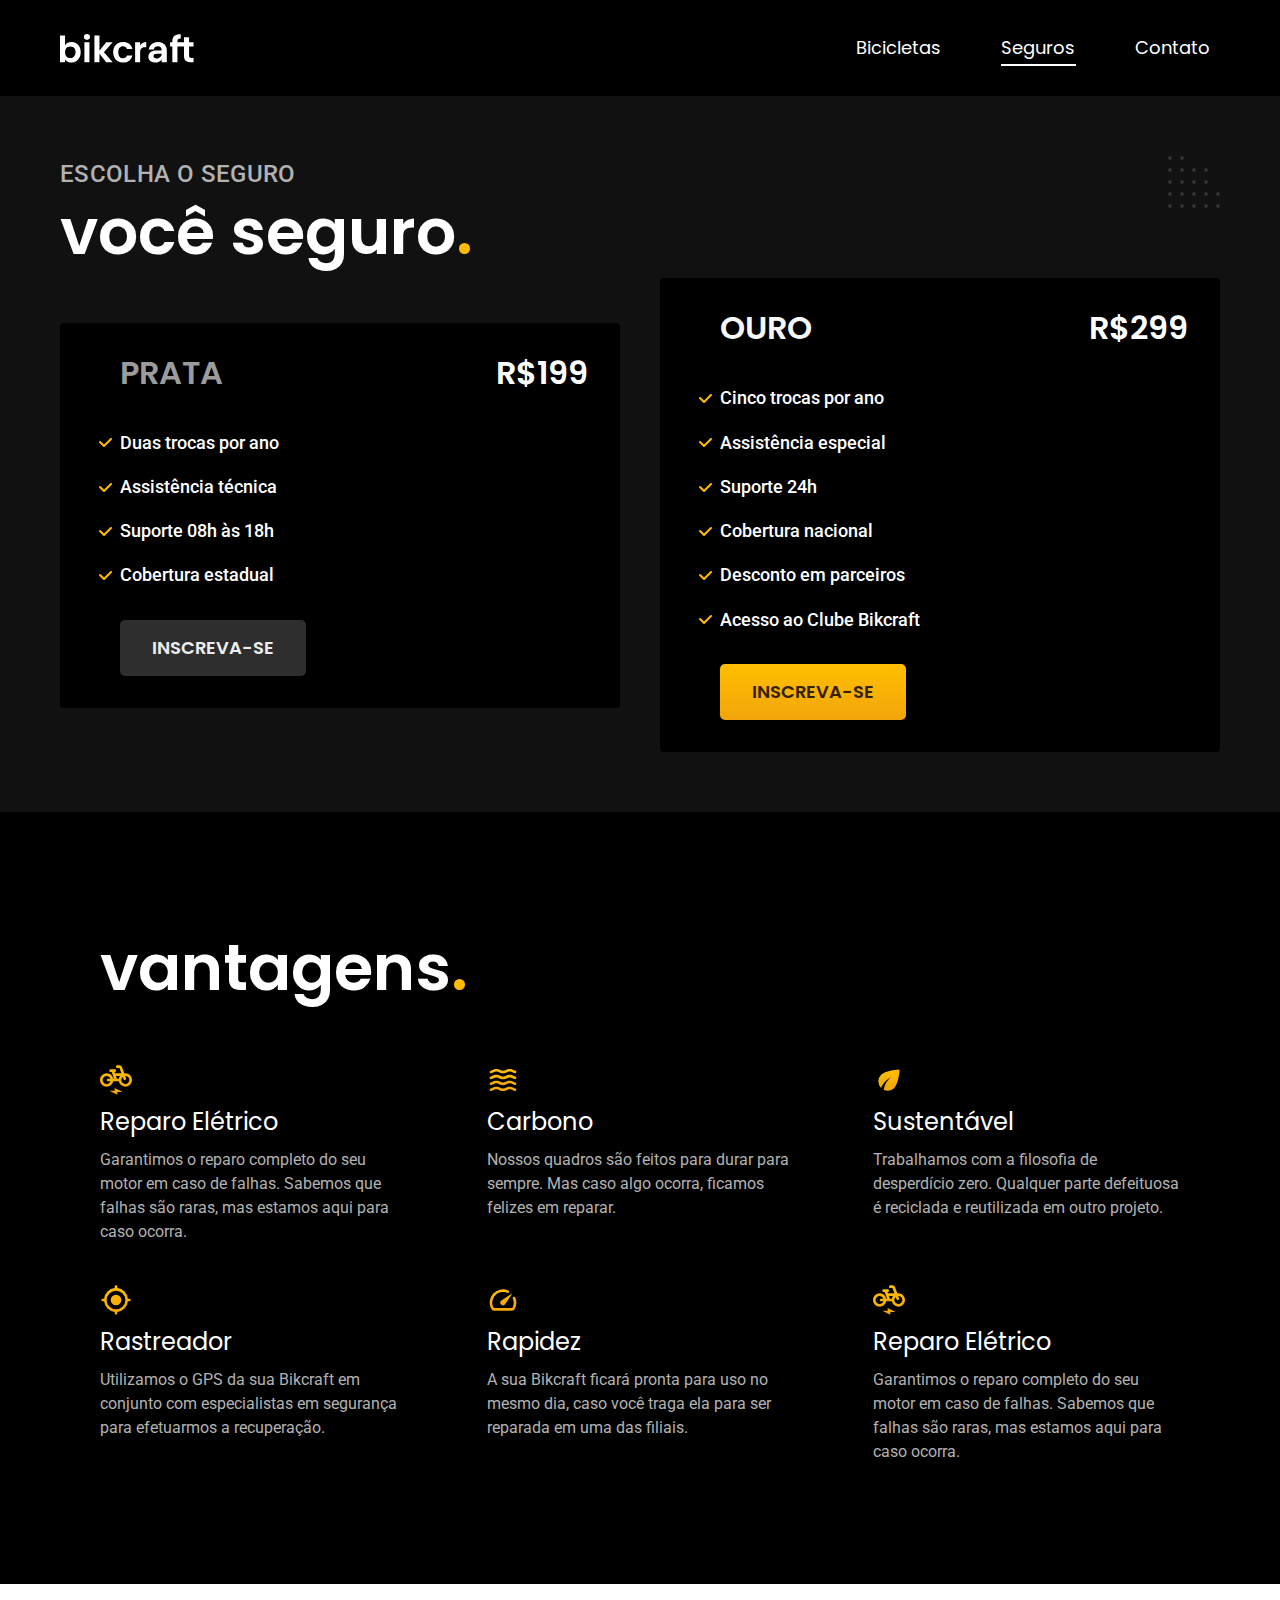
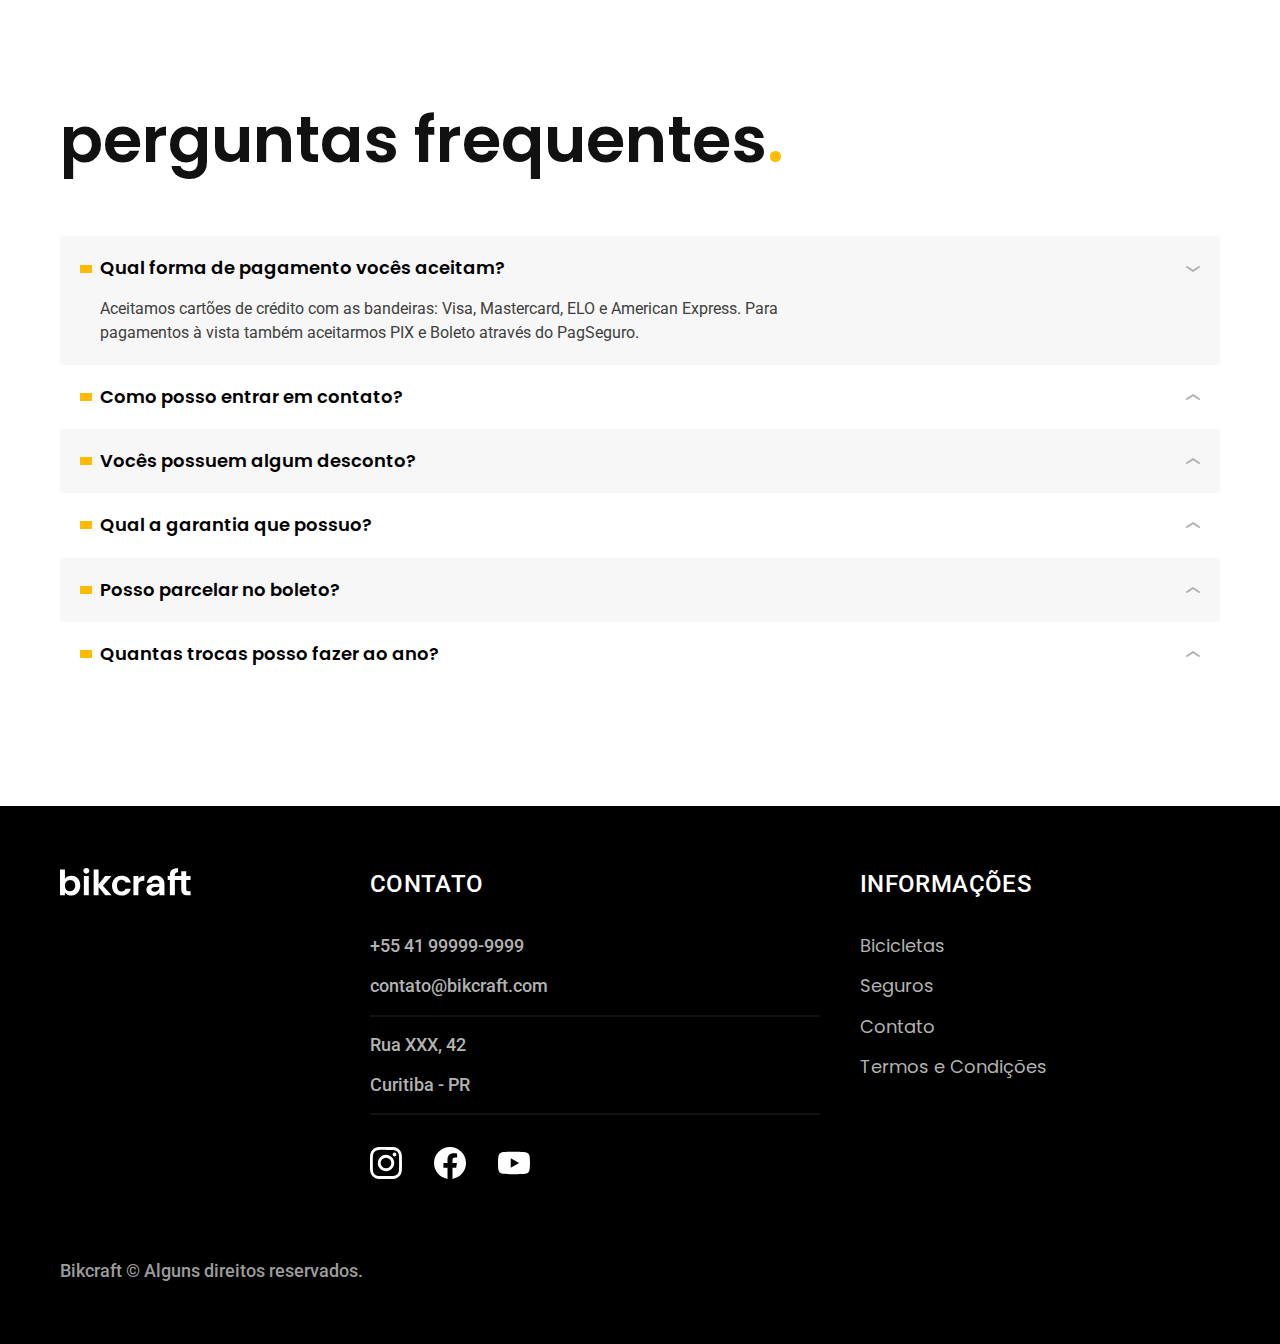
<file: seguros.html>
<!DOCTYPE html>
<html lang="pt-br">
  <head>
    <meta charset="UTF-8" />
    <meta http-equiv="X-UA-Compatible" content="IE=edge" />
    <meta name="viewport" content="width=device-width, initial-scale=1.0" />
    <title>Seguros | Bikcraft</title>
    <meta
      name="description"
      content="Seguros"
    />

    <!-- CSS -->
    <link rel="icon" href="./favicon.svg" type="image/svg+xml">
    <link rel="preload" href="./CSS/style.min.css" as="style">
    <link rel="stylesheet" href="./CSS/style.min.css"/>

    <!-- Fonts -->
    <script>document.documentElement.classList.add('js');</script>
    
    <link rel="preconnect" href="https://fonts.googleapis.com" />
    <link rel="preconnect" href="https://fonts.gstatic.com" crossorigin />
    <link
      href="https://fonts.googleapis.com/css2?family=Merriweather:ital,wght@1,900&family=Poppins:wght@400;600&family=Roboto:wght@400;500&display=swap"
      rel="stylesheet"
    />
    <link rel="preconnect" href="https://fonts.gstatic.com" crossorigin />
    <link
      href="https://fonts.googleapis.com/css2?family=Merriweather:ital,wght@1,900&family=Poppins:wght@400;600&family=Roboto:wght@400;500&display=swap"
      rel="stylesheet"
    />
   
  <script>document.documentElement.classList.add('js');</script>
  </head>
  <body id="seguros">

    <!-- Header -->
    
    <header class="header--bg">
      <div class="container header">
        <a href="./"> <img src="./img/bikcraft.svg" alt="Bikcraft" /></a>

        <nav aria-label="primaria">
        <ul class="header--menu font-1-m cor--0">
          <li><a href="./bicicletas.html">Bicicletas</a></li>
          <li><a href="./seguros.html">Seguros</a></li>
          <li><a href="./contato.html">Contato</a></li>
        </ul>
      </nav>
      </div>
    </header>  

    <!-- Main -->

    <main class="seguros--bg">
      <div class="titulo--bg">
        <div class="titulo container">
          <p class="font-2-l-b cor--5">Escolha o seguro</p>
          <h1 class="font-1-xxl cor--0">
           você seguro<span class="cor--p1">.</span>
          </h1>
        </div>
      </div>


        <div class="seguros container">
  
  
            <div class="seguros--container">
            
            <div class="seguros--item">
             <h3 class="font-1-xl cor--6">PRATA</h3>   
             <span class="font-1-xl cor--0">R$199 <span class="font-1-xs cor--6"></span></span>
             <ul class="font-2-m cor--0">
              <li>Duas trocas por ano</li>
              <li>Assistência técnica</li>
              <li>Suporte 08h às 18h</li>
              <li>Cobertura estadual</li>
             </ul>
             <a class="botao secundario" href="./orcamento.html?tipo=seguro&produto=prata">Inscreva-se</a>
            </div>
  
            <div class="seguros--item">
              <h3 class="font-1-xl cor--1">OURO</h3>   
              <span class="font-1-xl cor--0">R$299 <span class="font-1-xs cor--6"></span></span>
              <ul class="font-2-m cor--0">
               <li>Cinco trocas por ano</li>
               <li>Assistência especial</li>
               <li>Suporte 24h</li>
               <li>Cobertura nacional</li>
               <li>Desconto em parceiros</li>
               <li>Acesso ao Clube Bikcraft</li>
              </ul>
              <a class="botao" href="./orcamento.html?tipo=seguro&produto=ouro">Inscreva-se</a>
             </div>
            </div>
        </div>

     
    </main>

    <!-- Vantagens -->

    <article class="vantagens--bg">
      <div class="vantagens container">
        <h2 class="font-1-xxl cor--0">vantagens<span class="cor--p1">.</span></h2>

        <ul>
          <li>
            <img src="./img/icones/eletrica.svg" alt="">
            <h3 class="font-1-l cor--0">Reparo Elétrico</h3>
            <p class="font-2-s cor--5">
              Garantimos o reparo completo do seu motor em caso de falhas. Sabemos que falhas são raras, mas estamos aqui para caso ocorra.
            </p>
          </li>
          <li>
            <img src="./img/icones/carbono.svg" alt="">
            <h3 class="font-1-l cor--0">Carbono</h3>
            <p class="font-2-s cor--5">
              Nossos quadros são feitos para durar para sempre. Mas caso algo ocorra, ficamos felizes em reparar.
            </p>
          </li>
          <li>
            <img src="./img/icones/sustentavel.svg" alt="">
            <h3 class="font-1-l cor--0">Sustentável</h3>
            <p class="font-2-s cor--5">
              Trabalhamos com a filosofia de desperdício zero. Qualquer parte defeituosa é reciclada e reutilizada em outro projeto.
            </p>
          </li>
          <li>
            <img src="./img/icones/rastreador.svg" alt="">
            <h3 class="font-1-l cor--0">Rastreador</h3>
            <p class="font-2-s cor--5">
              Utilizamos o GPS da sua Bikcraft em conjunto com especialistas em segurança para efetuarmos a recuperação.
            </p>
          </li>
          <li>
            <img src="./img/icones/velocidade.svg" alt="">
            <h3 class="font-1-l cor--0">Rapidez</h3>
            <p class="font-2-s cor--5">
              A sua Bikcraft ficará pronta para uso no mesmo dia, caso você traga ela para ser reparada em uma das filiais.
            </p>
          </li>
          <li>
            <img src="./img/icones/eletrica.svg" alt="">
            <h3 class="font-1-l cor--0">Reparo Elétrico</h3>
            <p class="font-2-s cor--5">
              Garantimos o reparo completo do seu motor em caso de falhas. Sabemos que falhas são raras, mas estamos aqui para caso ocorra.
            </p>
          </li>
        </ul>
      </div>
    </article>

    <!-- Perguntas -->

    <article class="perguntas container">
      <h2 class="font-1-xxl">perguntas frequentes<span class="cor--p1">.</span></h2>

      <dl>
        <div>
          <dt><button class="font-1-m-b" aria-controls="pergunta1" aria-expanded="true">Qual forma de pagamento vocês aceitam?</button></dt>
        <dd id="pergunta1" class="font-2-s cor--9 ativa">
          Aceitamos cartões de crédito com as bandeiras: Visa, Mastercard, ELO e American Express. Para pagamentos à vista também aceitarmos PIX e Boleto através do PagSeguro.
        </dd>
         </div>

        <div>
        <dt><button class="font-1-m-b" aria-controls="pergunta2" aria-expanded="false">Como posso entrar em contato?</dt></button>
      <dd id="pergunta2" class="font-2-s cor--9">
        Aceitamos cartões de crédito com as bandeiras: Visa, Mastercard, ELO e American Express. Para pagamentos à vista também aceitarmos PIX e Boleto através do PagSeguro.
      </dd>
         </div>

       <div>
        <dt><button class="font-1-m-b" aria-controls="pergunta3" aria-expanded="false">Vocês possuem algum desconto?</button></dt>
    <dd id="pergunta3" class="font-2-s cor--9">
      Aceitamos cartões de crédito com as bandeiras: Visa, Mastercard, ELO e American Express. Para pagamentos à vista também aceitarmos PIX e Boleto através do PagSeguro.
    </dd>
        </div>

      <div>
    <dt><button class="font-1-m-b" aria-controls="pergunta4" aria-expanded="false">Qual a garantia que possuo?</button></dt>
  <dd id="pergunta4" class="font-2-s cor--9">
    Aceitamos cartões de crédito com as bandeiras: Visa, Mastercard, ELO e American Express. Para pagamentos à vista também aceitarmos PIX e Boleto através do PagSeguro.
  </dd>
        </div>

      <div>
        <dt><button class="font-1-m-b" aria-controls="pergunta5" aria-expanded="false">Posso parcelar no boleto?</button></dt>
      <dd id="pergunta5" class="font-2-s cor--9">
        Aceitamos cartões de crédito com as bandeiras: Visa, Mastercard, ELO e American Express. Para pagamentos à vista também aceitarmos PIX e Boleto através do PagSeguro.
      </dd>
      </div>

      <div>
        <dt><button class="font-1-m-b" aria-controls="pergunta6" aria-expanded="false">Quantas trocas posso fazer ao ano?</button></dt>
      <dd id="pergunta6" class="font-2-s cor--9">
        Aceitamos cartões de crédito com as bandeiras: Visa, Mastercard, ELO e American Express. Para pagamentos à vista também aceitarmos PIX e Boleto através do PagSeguro.
      </dd>
      </div>
 
     
      </dl>


    </article>
  
  <!-- Footer -->

  <footer class="footer--bg">
    <div class="footer container">
      <img class="footer--logo" src="./img/bikcraft.svg" alt="">
   
    <div class="footer--contato">
      <h3 class="font-2-l-b cor--0">Contato</h3>
      <ul class="font-2-m cor--5">
        <li><a href="tel:+5541999999999">+55 41 99999-9999</a>
        <li><a href="mailto:contato@bikcraft.com">contato@bikcraft.com</a>
        <li>Rua XXX, 42</li>
        <li>Curitiba - PR</li>
      </ul>
    
      <div class="footer--redes">
        <a href="./"><img src="./img/redes/instagram.svg" alt="Instagram"></a>
        <a href="./"><img src="./img/redes/facebook.svg" alt="Facebook"></a>
        <a href="./"><img src="./img/redes/youtube.svg" alt="YouTube"></a>
      </div>
    </div>

    <div class="footer--info">
      <h3 class="font-2-l-b cor--0">Informações</h3>
      <nav>
        <ul class="font-1-m cor--5">
          <li><a href="./bicicletas.html">Bicicletas</a></li>
          <li><a href="./seguros.html">Seguros</a></li>
          <li><a href="./contato.html">Contato</a></li>
          <li><a href="./termos.html">Termos e Condições</a></li>
        </ul>
      </nav>
       </div>
      <p class="footer--copy font-2-m cor--6">Bikcraft © Alguns direitos reservados.</p>
    </div>
  </div>
  </footer>

  <!--End -->

<script src="./js/script.js"></script>
  </body>
</html>
</file>
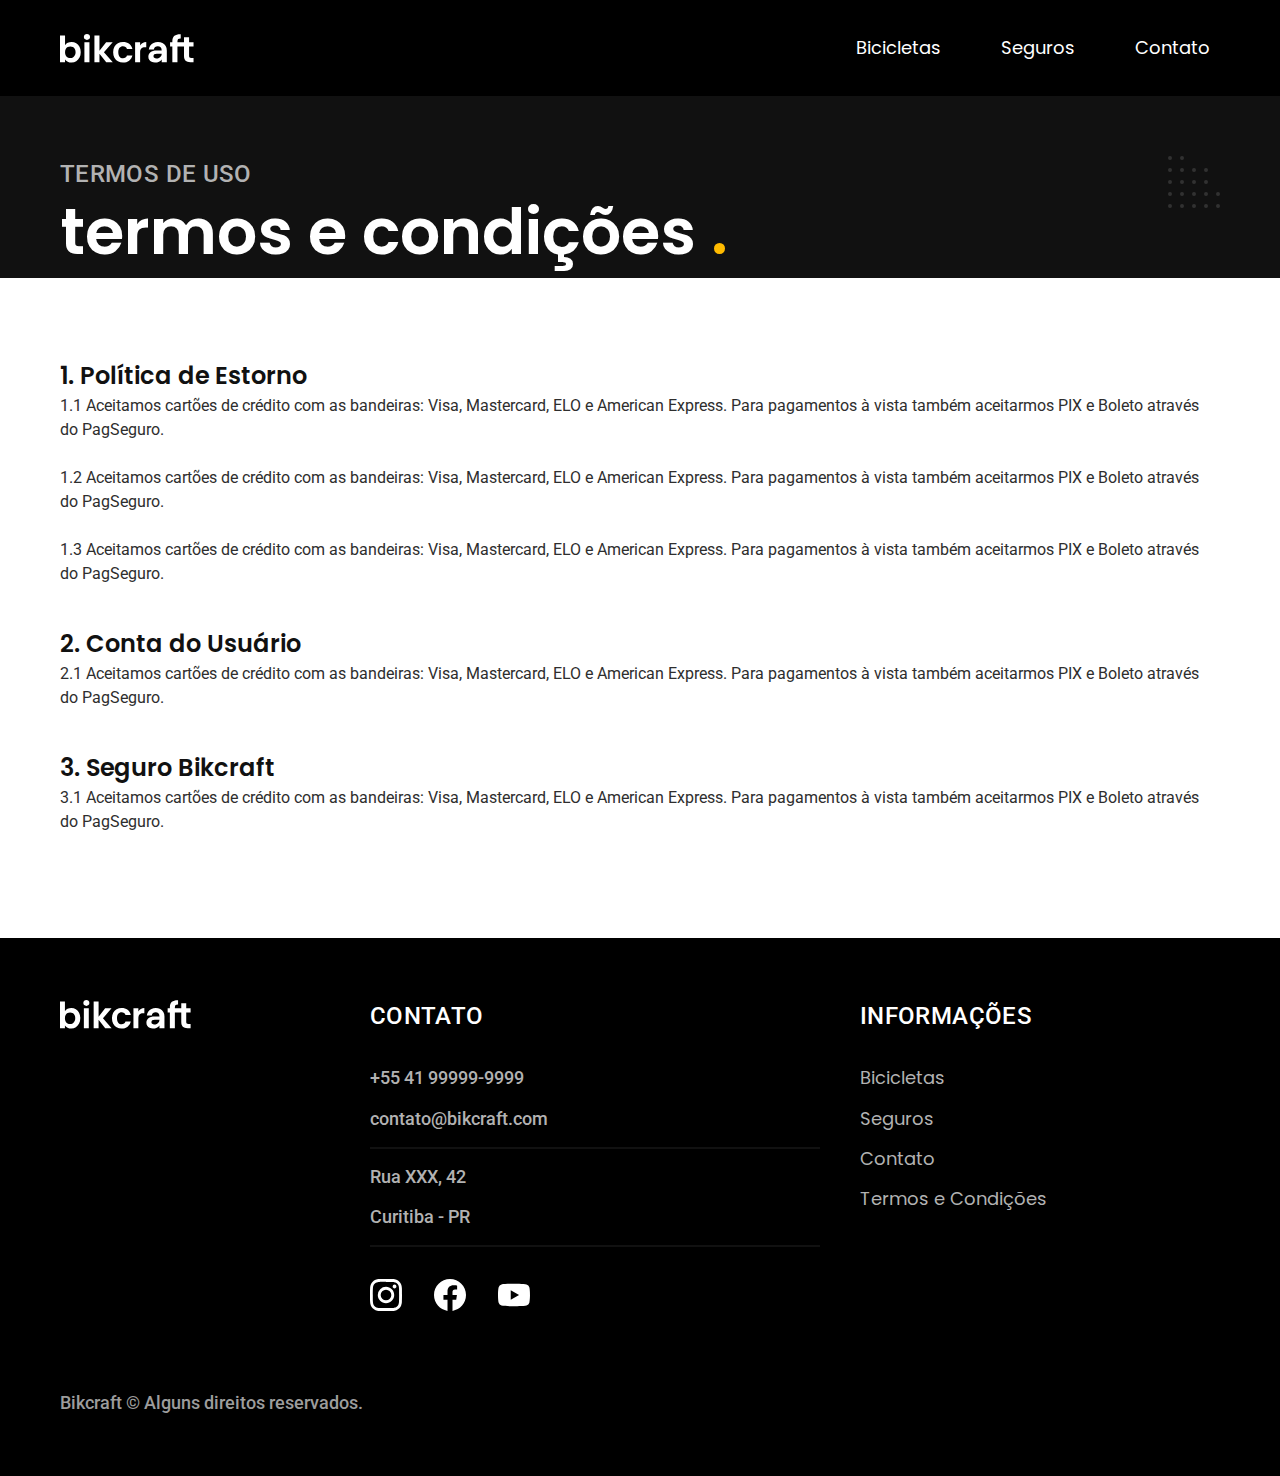
<file: termos.html>
<!DOCTYPE html>
<html lang="pt-br">
  <head>
    <meta charset="UTF-8" />
    <meta http-equiv="X-UA-Compatible" content="IE=edge" />
    <meta name="viewport" content="width=device-width, initial-scale=1.0" />
    <title>Termos e Condições | Bikcraft</title>
    <meta
      name="description"
      content="Termos e condições"
    />

    <!-- CSS -->
    <link rel="icon" href="./favicon.svg" type="image/svg+xml">
    <link rel="preload" href="./CSS/style.min.css" as="style">
    <link rel="stylesheet" href="./CSS/style.min.css"/>

    <!-- Fonts -->
    <script>document.documentElement.classList.add('js');</script>
    
    <link rel="preconnect" href="https://fonts.googleapis.com" />
    <link rel="preconnect" href="https://fonts.gstatic.com" crossorigin />
    <link
      href="https://fonts.googleapis.com/css2?family=Merriweather:ital,wght@1,900&family=Poppins:wght@400;600&family=Roboto:wght@400;500&display=swap"
      rel="stylesheet"
    />
    <link rel="preconnect" href="https://fonts.gstatic.com" crossorigin />
    <link
      href="https://fonts.googleapis.com/css2?family=Merriweather:ital,wght@1,900&family=Poppins:wght@400;600&family=Roboto:wght@400;500&display=swap"
      rel="stylesheet"
    />
   
  <script>document.documentElement.classList.add('js');</script>
  </head>
  <body id="termos">

    <!-- Header -->
    
    <header class="header--bg">
      <div class="container header">
        <a href="./"> <img src="./img/bikcraft.svg" alt="Bikcraft" /></a>

        <nav aria-label="primaria">
        <ul class="header--menu font-1-m cor--0">
          <li><a href="./bicicletas.html">Bicicletas</a></li>
          <li><a href="./seguros.html">Seguros</a></li>
          <li><a href="./contato.html">Contato</a></li>
        </ul>
      </nav>
      </div>
    </header>  

    <!-- Main -->

    <main>
      <div class="titulo--bg">
        <div class="titulo container">
          <p class="font-2-l-b cor--5">Termos de uso</p>
          <h1 class="font-1-xxl cor--0">
            termos e condições <span class="cor--p1">.</span>
          </h1>
        </div>
      </div>

      <div class="termos font-2-s cor--10 container">
        <h2 class="font-1-l cor--11">1. Política de Estorno</h2>
        <p>
          1.1 Aceitamos cartões de crédito com as bandeiras: Visa, Mastercard, ELO e American Express. Para pagamentos à vista também aceitarmos PIX e Boleto através do PagSeguro.
        </p>

        <p>
          1.2 Aceitamos cartões de crédito com as bandeiras: Visa, Mastercard, ELO e American Express. Para pagamentos à vista também aceitarmos PIX e Boleto através do PagSeguro.
        </p>

        <p>
          1.3 Aceitamos cartões de crédito com as bandeiras: Visa, Mastercard, ELO e American Express. Para pagamentos à vista também aceitarmos PIX e Boleto através do PagSeguro.
        </p>

        <h2 class="font-1-l cor--11">2. Conta do Usuário</h2>
        <p>
          2.1 Aceitamos cartões de crédito com as bandeiras: Visa, Mastercard, ELO e American Express. Para pagamentos à vista também aceitarmos PIX e Boleto através do PagSeguro.
        </p>

        <h2 class="font-1-l cor--11">3. Seguro Bikcraft</h2>
        <p>
          3.1 Aceitamos cartões de crédito com as bandeiras: Visa, Mastercard, ELO e American Express. Para pagamentos à vista também aceitarmos PIX e Boleto através do PagSeguro.
        </p>
      </div>
    </main>
  
  <!-- Footer -->

  <footer class="footer--bg">
    <div class="footer container">
      <img class="footer--logo" src="./img/bikcraft.svg" alt="">
   
    <div class="footer--contato">
      <h3 class="font-2-l-b cor--0">Contato</h3>
      <ul class="font-2-m cor--5">
        <li><a href="tel:+5541999999999">+55 41 99999-9999</a>
        <li><a href="mailto:contato@bikcraft.com">contato@bikcraft.com</a>
        <li>Rua XXX, 42</li>
        <li>Curitiba - PR</li>
      </ul>
    
      <div class="footer--redes">
        <a href="./"><img src="./img/redes/instagram.svg" alt="Instagram"></a>
        <a href="./"><img src="./img/redes/facebook.svg" alt="Facebook"></a>
        <a href="./"><img src="./img/redes/youtube.svg" alt="YouTube"></a>
      </div>
    </div>

    <div class="footer--info">
      <h3 class="font-2-l-b cor--0">Informações</h3>
      <nav>
        <ul class="font-1-m cor--5">
          <li><a href="./bicicletas.html">Bicicletas</a></li>
          <li><a href="./seguros.html">Seguros</a></li>
          <li><a href="./contato.html">Contato</a></li>
          <li><a href="./termos.html">Termos e Condições</a></li>
        </ul>
      </nav>
       </div>
      <p class="footer--copy font-2-m cor--6">Bikcraft © Alguns direitos reservados.</p>
    </div>
  </div>
  </footer>

  <!--End -->

<script src="./js/script.js"></script>
  </body>
</html>
</file>
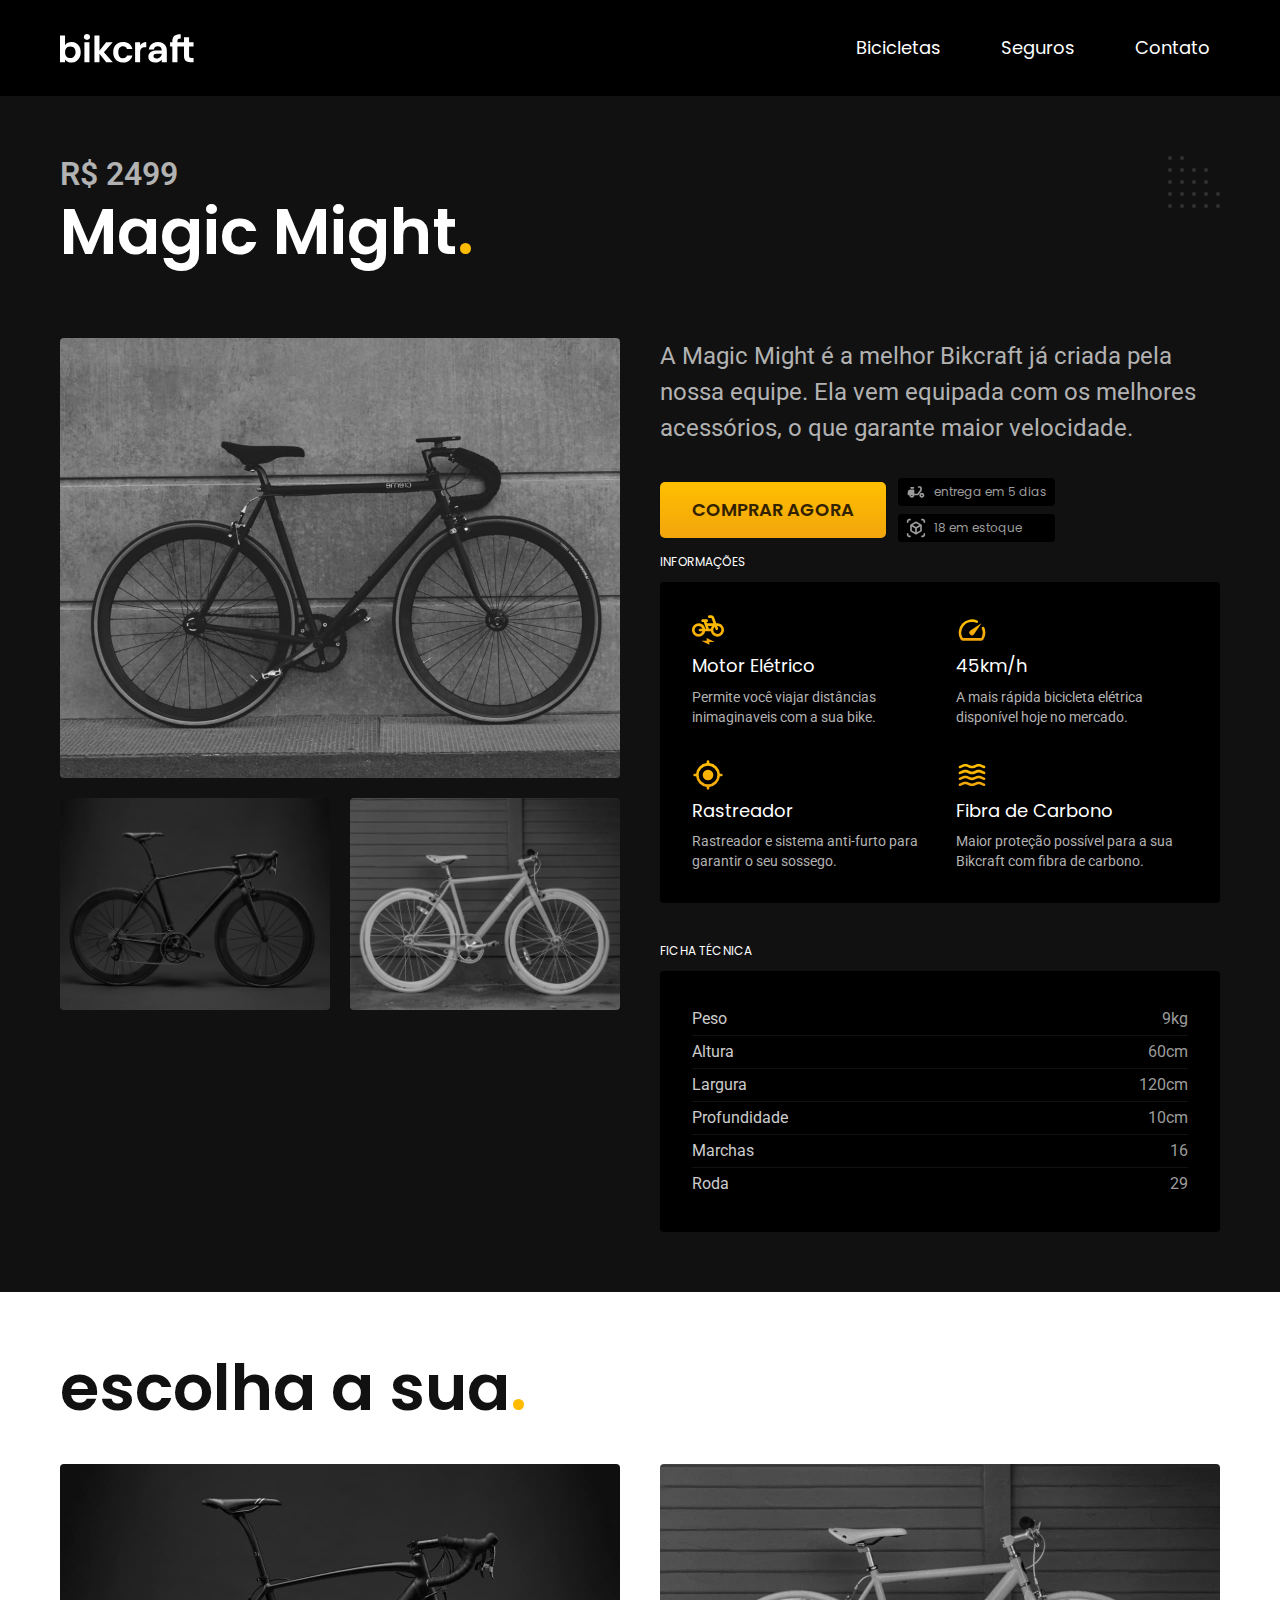
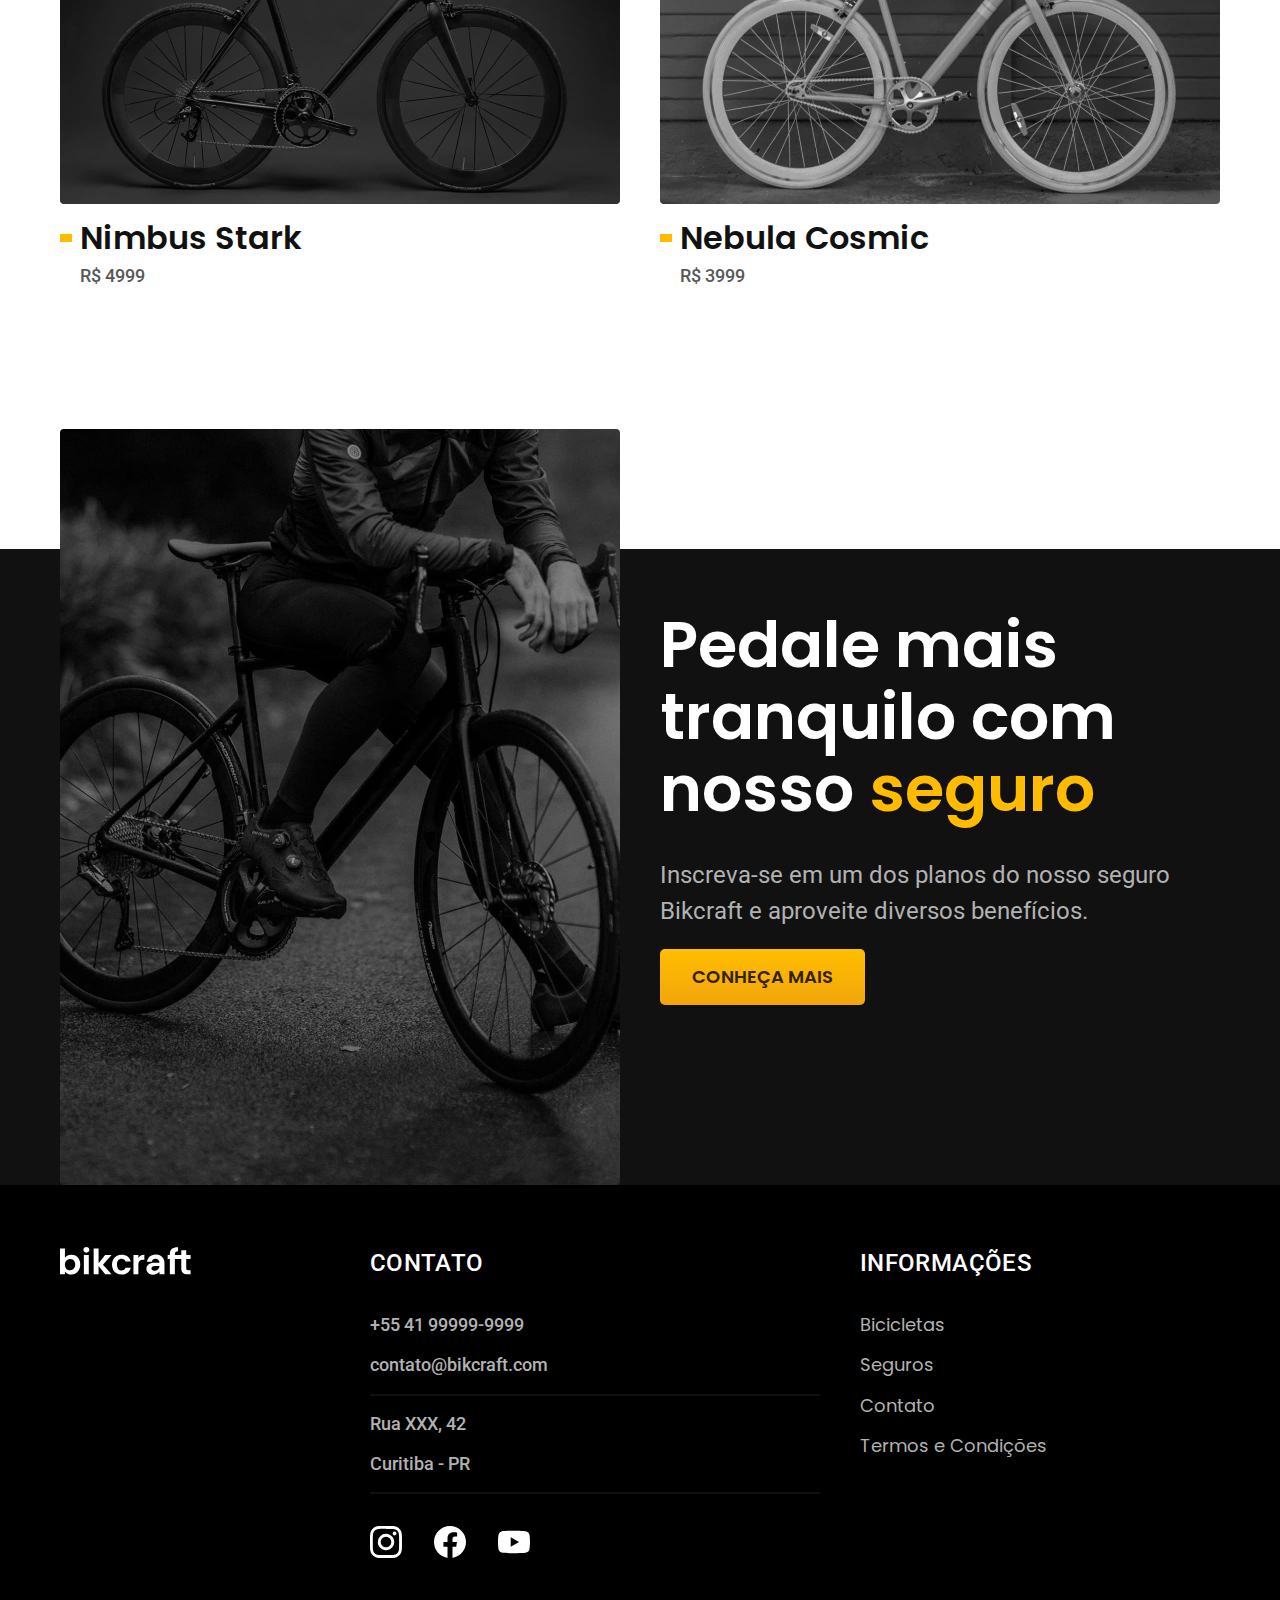
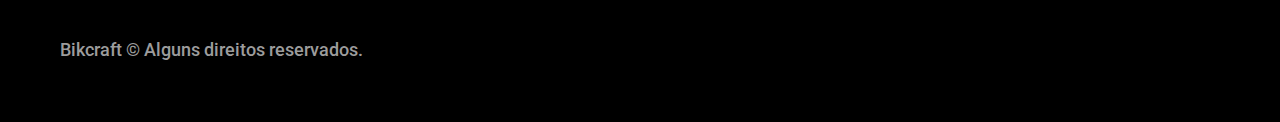
<file: bicicletas/magic.html>
<!DOCTYPE html>
<html lang="pt-br">
  <head>
    <meta charset="UTF-8" />
    <meta http-equiv="X-UA-Compatible" content="IE=edge" />
    <meta name="viewport" content="width=device-width, initial-scale=1.0" />
    <title>Magic | Bikcraft</title>
    <meta
      name="description"
      content="Magic"
    />

    <!-- CSS -->
    <link rel="icon" href="../favicon.svg" type="image/svg+xml">
    <link rel="preload" href="../CSS/style.min.css" as="style">
    <link rel="stylesheet" href=" ../CSS/style.min.css"/>

    <!-- Fonts -->
    <script>document.documentElement.classList.add('js');</script>
    
    <link rel="preconnect" href="https://fonts.googleapis.com" />
    <link rel="preconnect" href="https://fonts.gstatic.com" crossorigin />
    <link
      href="https://fonts.googleapis.com/css2?family=Merriweather:ital,wght@1,900&family=Poppins:wght@400;600&family=Roboto:wght@400;500&display=swap"
      rel="stylesheet"
    />
    <link rel="preconnect" href="https://fonts.gstatic.com" crossorigin />
    <link
      href="https://fonts.googleapis.com/css2?family=Merriweather:ital,wght@1,900&family=Poppins:wght@400;600&family=Roboto:wght@400;500&display=swap"
      rel="stylesheet"
    />
   
  <script>document.documentElement.classList.add('js');</script>
  </head>
  <body id="bicicleta">

    <!-- Header -->
    
    <header class="header--bg">
      <div class="container header">
        <a href="../"> <img src="../img/bikcraft.svg" alt="Bikcraft" /></a>

        <nav aria-label="primaria">
        <ul class="header--menu font-1-m cor--0">
          <li><a href="../bicicletas.html">Bicicletas</a></li>
          <li><a href="../seguros.html">Seguros</a></li>
          <li><a href="../contato.html">Contato</a></li>
        </ul>
      </nav>
      </div>
    </header>  

    <!-- Main -->

    <main class="titulo--bg">
      <div>
        <div class="titulo container">
          <p class="font-2-xl cor--5">R$ 2499</p>
          <h1 class="font-1-xxl cor--0">
            Magic Might<span class="cor--p1">.</span>
          </h1>
        </div>
      </div>
      
      <div>
        <div class="bicicleta container">
          <div class="bicicleta--imagens">
            <img src="../img/bicicleta/nimbus2.jpg" alt="Bicicleta 2">
            <img src="../img/bicicleta/nimbus1.jpg" alt="Bicicleta 1">
            <img src="../img/bicicleta/nimbus3.jpg" alt="Bicicleta 3">
          </div>
          
          <div class="bicicleta--conteudo">
            <p class="font-2-l cor--5">A Magic Might é a melhor Bikcraft já criada pela nossa equipe. Ela vem equipada com os melhores acessórios, o que garante maior velocidade.</p>
            <div class="bicicleta--comprar">
             <a href="../orcamento.html?tipo=bikcraft&produto=magic" class="botao">Comprar Agora</a> 
            
            <span class="font-1-xs cor--6"><img src="../img/icones/entrega.svg" alt=""> entrega em 5 dias</span>
            <span class="font-1-xs cor--6"><img src="../img/icones/estoque.svg" alt=""> 18 em estoque</span>
          </div>

          
          <h2 class="font-1-xs cor--0">Informações</h2>
          <ul class="bicicleta--info">
            <li>
              <img src="../img/icones/eletrica.svg" alt="">
              <h3 class="font-1-m cor--0">Motor Elétrico</h3>
              <p class="font-2-xs cor--5">Permite você viajar distâncias inimaginaveis com a sua bike.</p>
            </li>
            <li>
              <img src="../img/icones/velocidade.svg" alt="">
              <h3 class="font-1-m cor--0">45km/h</h3>
              <p class="font-2-xs cor--5">A mais rápida bicicleta elétrica disponível hoje no mercado.</p>
            </li>
            <li>
              <img src="../img/icones/rastreador.svg" alt="">
              <h3 class="font-1-m cor--0">Rastreador</h3>
              <p class="font-2-xs cor--5">Rastreador e sistema anti-furto para garantir o seu sossego.</p>
            </li>
            <li>
              <img src="../img/icones/carbono.svg" alt="">
              <h3 class="font-1-m cor--0">Fibra de Carbono</h3>
              <p class="font-2-xs cor--5">Maior proteção possível para a sua Bikcraft com fibra de carbono.</p>
            </li>
          </ul>

          <h2 class="font-1-xs cor--0">Ficha Técnica</h2>
          <ul class="bicicleta--ficha font-2-s cor--4">
            <li>
              Peso <span>9kg</span>
            </li>
            <li>
              Altura <span>60cm</span>
            </li>
            <li>
              Largura <span>120cm</span>
            </li>
            <li>
              Profundidade <span>10cm</span>
            </li>
            <li>
              Marchas <span>16</span>
            </li>
            <li>
              Roda <span>29</span>
            </li>
            
          </ul>
        </div>
        </div>
      </div>
    </main>

    <article class="bicicletas--lista container">
      <h2 class="font-1-xxl">
        escolha a sua<span class="cor--p1">.</span>
      </h2>

      <ul>
        <li>
          <a href="./nimbus.html">
            <img src="../img/bicicletas/nimbus.jpg" alt="Bicicleta Preta" />
            <h3 class="font-1-xl">Nimbus Stark</h3>
            <span class="font-2-m cor--8">R$ 4999</span>
          </a>
        </li>

        <li>
          <a href="./nebula.html">
            <img src="../img/bicicletas/nebula.jpg" alt="Bicicleta Preta" />
            <h3 class="font-1-xl">Nebula Cosmic</h3>
            <span class="font-2-m cor--8">R$ 3999</span>
          </a>
        </li>
      </ul>
    </article>

      <article class="seguro--bg">
        <div class="seguro container">
          <div class="seguro--imagem">
            <img src="../img/fotos/seguros.jpg" alt="Pessoa parada em cima de uma bicicleta.">
          </div>

          <div class="seguro--conteudo">
            <h2 class="font-1-xxl cor--0">Pedale mais tranquilo com nosso <span class="cor--p1"> seguro</span></h2>
            <p class="font-2-l cor--5">Inscreva-se em um dos planos do nosso seguro Bikcraft e aproveite diversos benefícios.</p>
            <a class="botao" href="../seguros.html">Conheça Mais</a>
          </div>
        </div>
      </article>
  
  <!-- Footer -->

  <footer class="footer--bg">
    <div class="footer container">
      <img class="footer--logo" src="../img/bikcraft.svg" alt="">
   
    <div class="footer--contato">
      <h3 class="font-2-l-b cor--0">Contato</h3>
      <ul class="font-2-m cor--5">
        <li><a href="tel:+5541999999999">+55 41 99999-9999</a>
        <li><a href="mailto:contato@bikcraft.com">contato@bikcraft.com</a>
        <li>Rua XXX, 42</li>
        <li>Curitiba - PR</li>
      </ul>
    
      <div class="footer--redes">
        <a href="./"><img src="../img/redes/instagram.svg" alt="Instagram"></a>
        <a href="./"><img src="../img/redes/facebook.svg" alt="Facebook"></a>
        <a href="./"><img src="../img/redes/youtube.svg" alt="YouTube"></a>
      </div>
    </div>

    <div class="footer--info">
      <h3 class="font-2-l-b cor--0">Informações</h3>
      <nav>
        <ul class="font-1-m cor--5">
          <li><a href="../bicicletas.html">Bicicletas</a></li>
          <li><a href="../seguros.html">Seguros</a></li>
          <li><a href="../contato.html">Contato</a></li>
          <li><a href="../termos.html">Termos e Condições</a></li>
        </ul>
      </nav>
       </div>
      <p class="footer--copy font-2-m cor--6">Bikcraft © Alguns direitos reservados.</p>
    </div>
  </div>
  </footer>

  <!--End -->

<script src="../js/script.js"></script>
  </body>
</html>
</file>
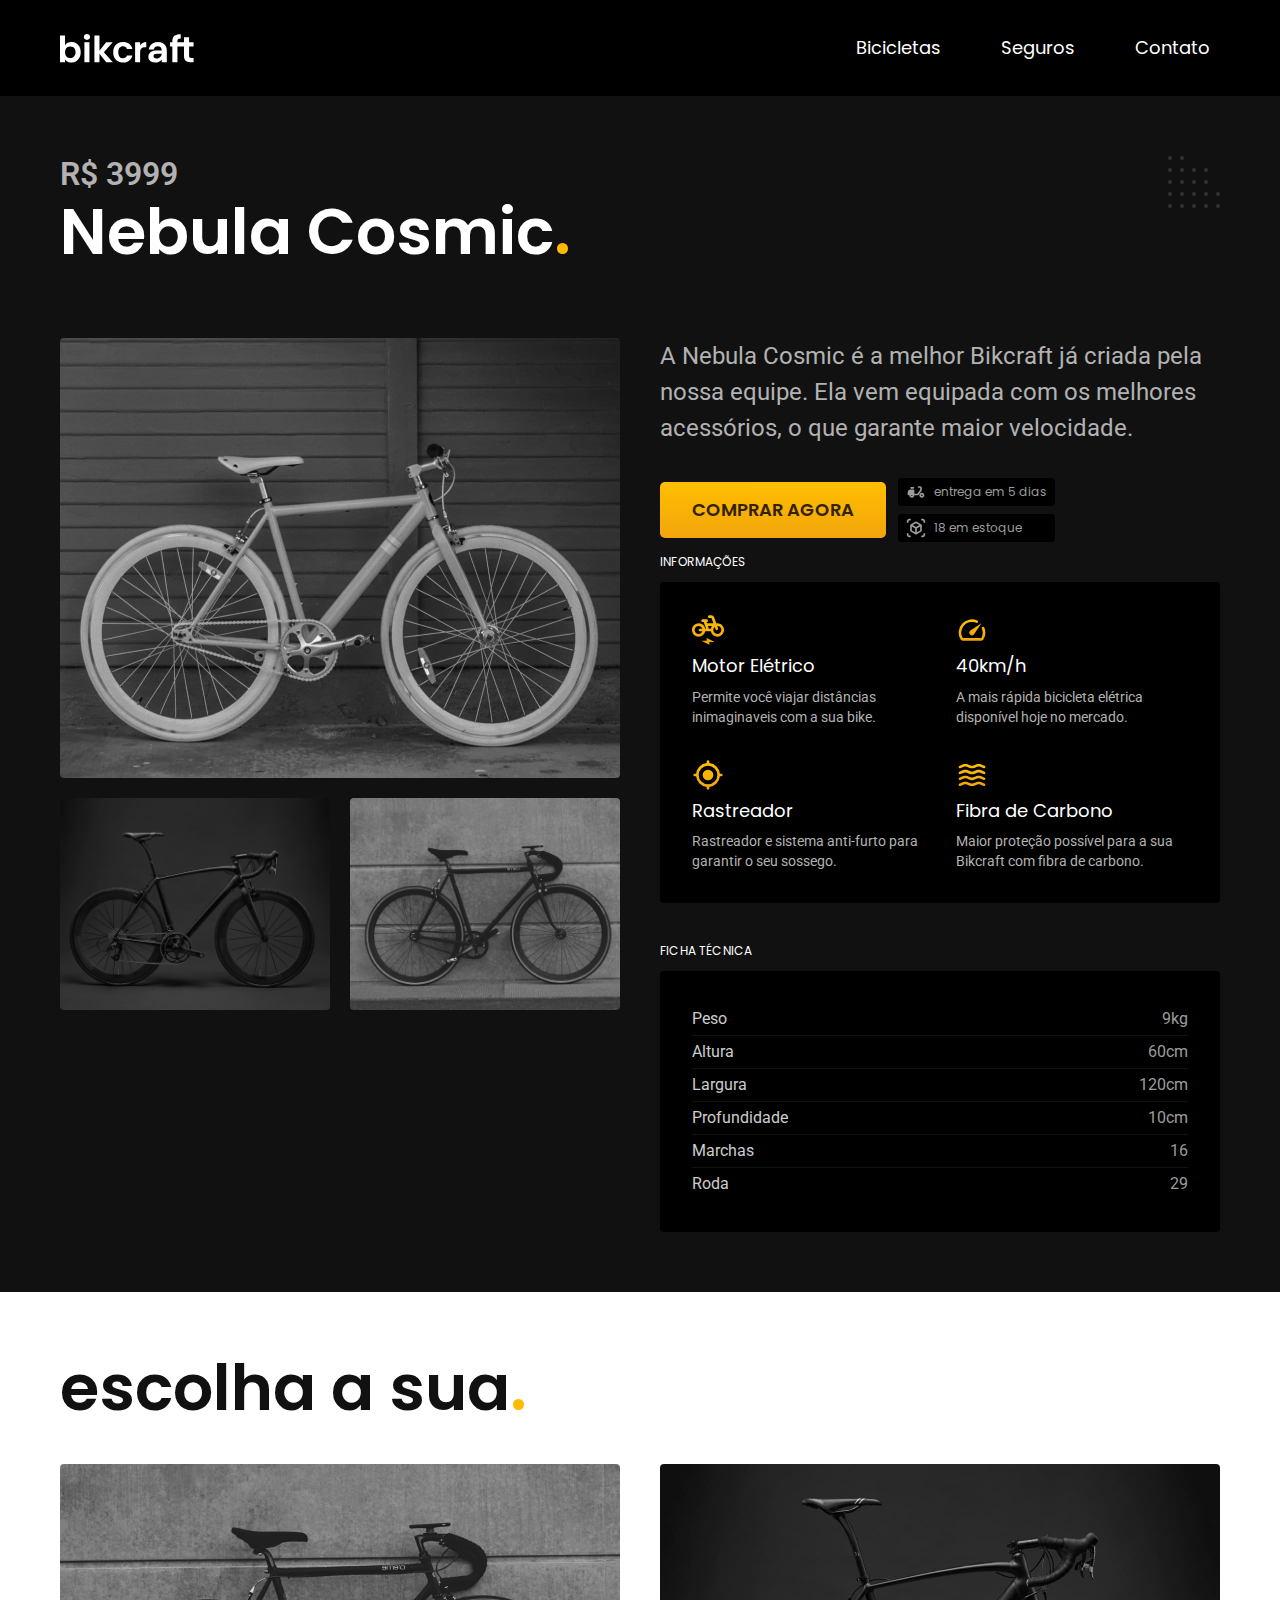
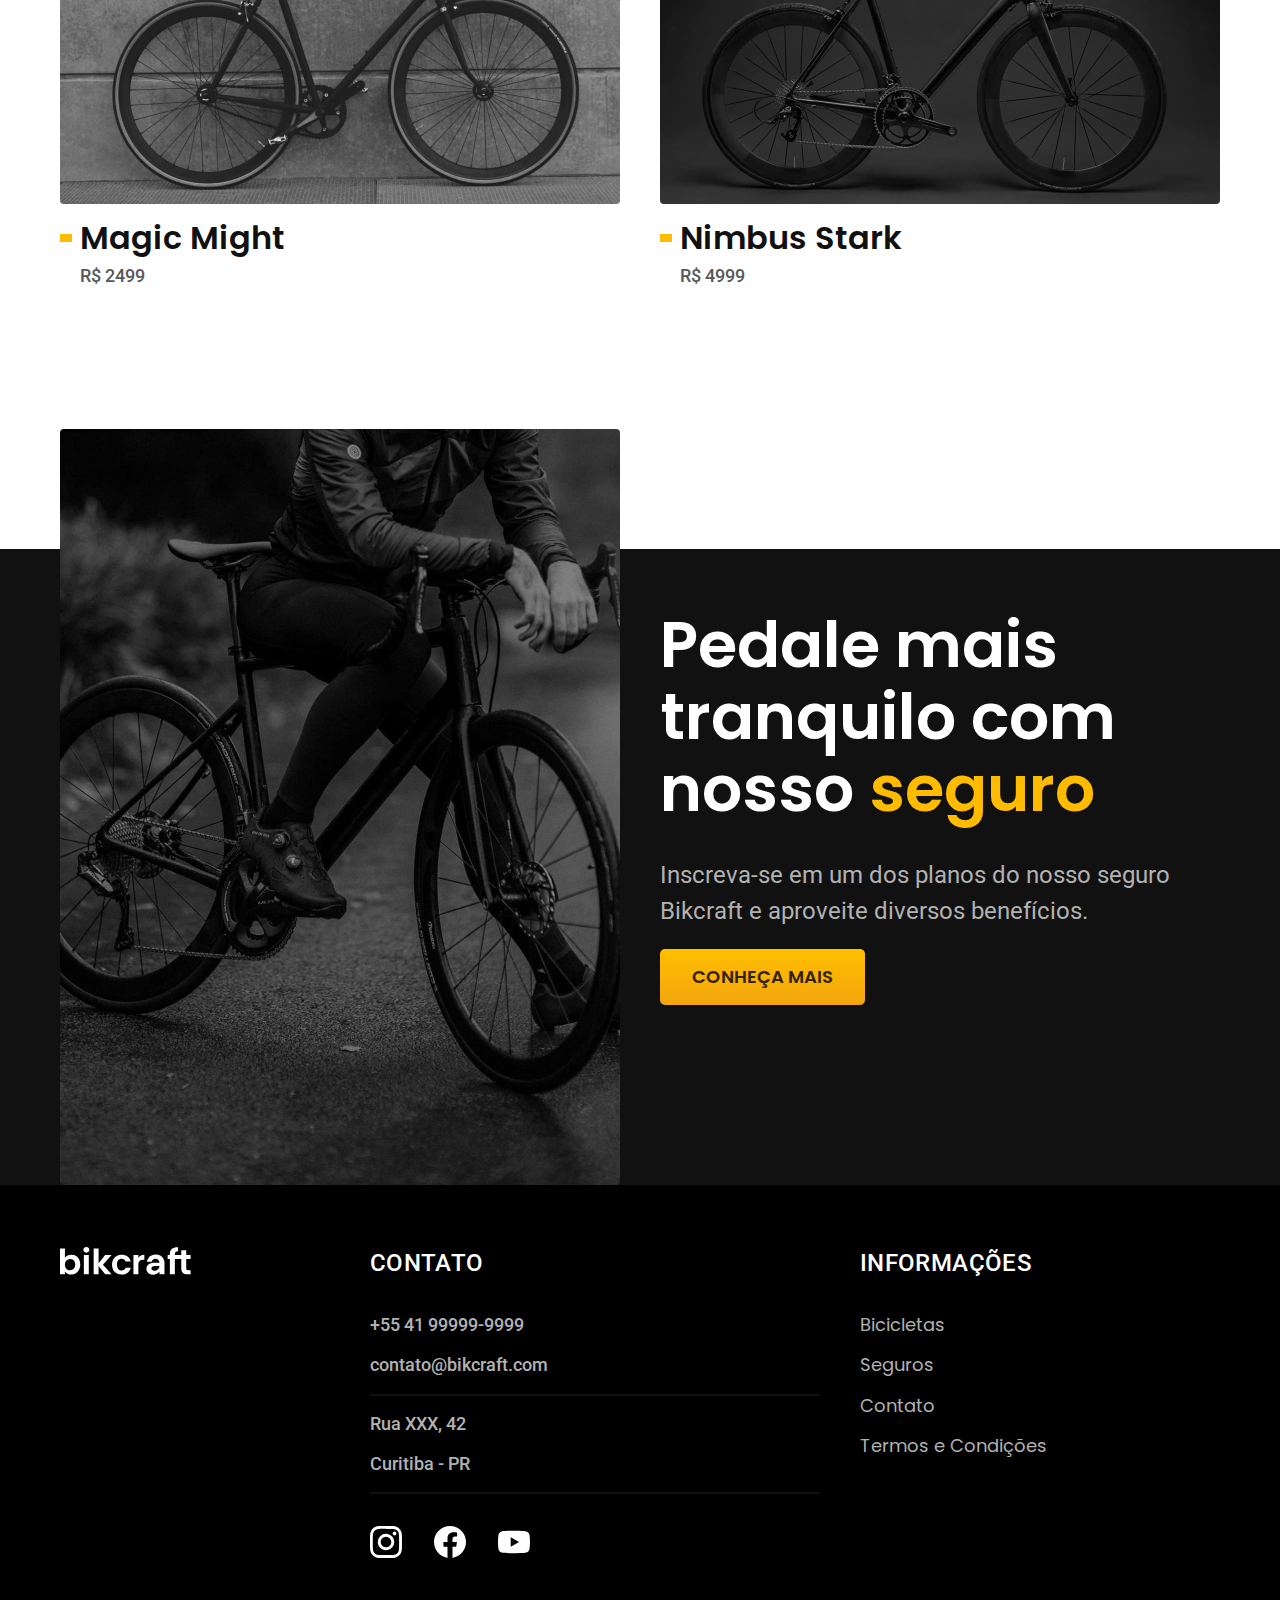
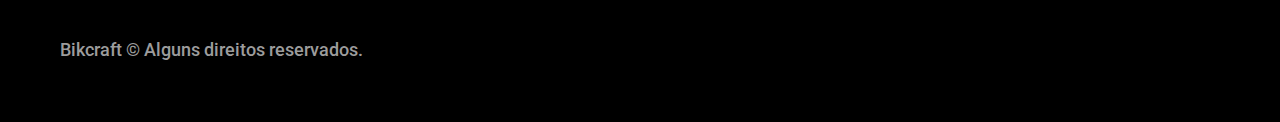
<file: bicicletas/nebula.html>
<!DOCTYPE html>
<html lang="pt-br">
  <head>
    <meta charset="UTF-8" />
    <meta http-equiv="X-UA-Compatible" content="IE=edge" />
    <meta name="viewport" content="width=device-width, initial-scale=1.0" />
    <title>Nebula | Bikcraft</title>
    <meta
      name="description"
      content="Nebula"
    />

    <!-- CSS -->
    <link rel="icon" href="../favicon.svg" type="image/svg+xml">
    <link rel="preload" href="../CSS/style.min.css" as="style">
    <link rel="stylesheet" href=" ../CSS/style.min.css"/>

    <!-- Fonts -->
    <script>document.documentElement.classList.add('js');</script>
    
    <link rel="preconnect" href="https://fonts.googleapis.com" />
    <link rel="preconnect" href="https://fonts.gstatic.com" crossorigin />
    <link
      href="https://fonts.googleapis.com/css2?family=Merriweather:ital,wght@1,900&family=Poppins:wght@400;600&family=Roboto:wght@400;500&display=swap"
      rel="stylesheet"
    />
    <link rel="preconnect" href="https://fonts.gstatic.com" crossorigin />
    <link
      href="https://fonts.googleapis.com/css2?family=Merriweather:ital,wght@1,900&family=Poppins:wght@400;600&family=Roboto:wght@400;500&display=swap"
      rel="stylesheet"
    />
   
  <script>document.documentElement.classList.add('js');</script>
  </head>
  <body id="bicicleta">

    <!-- Header -->
    
    <header class="header--bg">
      <div class="container header">
        <a href="../"> <img src="../img/bikcraft.svg" alt="Bikcraft" /></a>

        <nav aria-label="primaria">
        <ul class="header--menu font-1-m cor--0">
          <li><a href="../bicicletas.html">Bicicletas</a></li>
          <li><a href="../seguros.html">Seguros</a></li>
          <li><a href="../contato.html">Contato</a></li>
        </ul>
      </nav>
      </div>
    </header>  

    <!-- Main -->

    <main class="titulo--bg">
      <div>
        <div class="titulo container">
          <p class="font-2-xl cor--5">R$ 3999</p>
          <h1 class="font-1-xxl cor--0">
            Nebula Cosmic<span class="cor--p1">.</span>
          </h1>
        </div>
      </div>
      
      <div>
        <div class="bicicleta container">
          <div class="bicicleta--imagens">
            <img src="../img/bicicleta/nimbus3.jpg" alt="Bicicleta 3">
            <img src="../img/bicicleta/nimbus1.jpg" alt="Bicicleta 1">
            <img src="../img/bicicleta/nimbus2.jpg" alt="Bicicleta 2">
          </div>
          
          <div class="bicicleta--conteudo">
            <p class="font-2-l cor--5">A Nebula Cosmic é a melhor Bikcraft já criada pela nossa equipe. Ela vem equipada com os melhores acessórios, o que garante maior velocidade.</p>
            <div class="bicicleta--comprar">
             <a href="../orcamento.html?tipo=bikcraft&produto=nebula" class="botao">Comprar Agora</a> 
            
            <span class="font-1-xs cor--6"><img src="../img/icones/entrega.svg" alt=""> entrega em 5 dias</span>
            <span class="font-1-xs cor--6"><img src="../img/icones/estoque.svg" alt=""> 18 em estoque</span>
          </div>

          
          <h2 class="font-1-xs cor--0">Informações</h2>
          <ul class="bicicleta--info">
            <li>
              <img src="../img/icones/eletrica.svg" alt="">
              <h3 class="font-1-m cor--0">Motor Elétrico</h3>
              <p class="font-2-xs cor--5">Permite você viajar distâncias inimaginaveis com a sua bike.</p>
            </li>
            <li>
              <img src="../img/icones/velocidade.svg" alt="">
              <h3 class="font-1-m cor--0">40km/h</h3>
              <p class="font-2-xs cor--5">A mais rápida bicicleta elétrica disponível hoje no mercado.</p>
            </li>
            <li>
              <img src="../img/icones/rastreador.svg" alt="">
              <h3 class="font-1-m cor--0">Rastreador</h3>
              <p class="font-2-xs cor--5">Rastreador e sistema anti-furto para garantir o seu sossego.</p>
            </li>
            <li>
              <img src="../img/icones/carbono.svg" alt="">
              <h3 class="font-1-m cor--0">Fibra de Carbono</h3>
              <p class="font-2-xs cor--5">Maior proteção possível para a sua Bikcraft com fibra de carbono.</p>
            </li>
          </ul>

          <h2 class="font-1-xs cor--0">Ficha Técnica</h2>
          <ul class="bicicleta--ficha font-2-s cor--4">
            <li>
              Peso <span>9kg</span>
            </li>
            <li>
              Altura <span>60cm</span>
            </li>
            <li>
              Largura <span>120cm</span>
            </li>
            <li>
              Profundidade <span>10cm</span>
            </li>
            <li>
              Marchas <span>16</span>
            </li>
            <li>
              Roda <span>29</span>
            </li>
            
          </ul>
        </div>
        </div>
      </div>
    </main>

    <article class="bicicletas--lista container">
      <h2 class="font-1-xxl">
        escolha a sua<span class="cor--p1">.</span>
      </h2>

      <ul>
        <li>
          <a href="./magic.html">
            <img src="../img/bicicletas/magic.jpg" alt="Bicicleta Preta" />
            <h3 class="font-1-xl">Magic Might</h3>
            <span class="font-2-m cor--8">R$ 2499</span>
          </a>
        </li>

        <li>
          <a href="./nimbus.html">
            <img src="../img/bicicletas/nimbus.jpg" alt="Bicicleta Preta" />
            <h3 class="font-1-xl">Nimbus Stark</h3>
            <span class="font-2-m cor--8">R$ 4999</span>
          </a>
        </li>
      </ul>
    </article>

      <article class="seguro--bg">
        <div class="seguro container">
          <div class="seguro--imagem">
            <img src="../img/fotos/seguros.jpg" alt="Pessoa parada em cima de uma bicicleta.">
          </div>

          <div class="seguro--conteudo">
            <h2 class="font-1-xxl cor--0">Pedale mais tranquilo com nosso <span class="cor--p1"> seguro</span></h2>
            <p class="font-2-l cor--5">Inscreva-se em um dos planos do nosso seguro Bikcraft e aproveite diversos benefícios.</p>
            <a class="botao" href="../seguros.html">Conheça Mais</a>
          </div>
        </div>
      </article>
  
  <!-- Footer -->

  <footer class="footer--bg">
    <div class="footer container">
      <img class="footer--logo" src="../img/bikcraft.svg" alt="">
   
    <div class="footer--contato">
      <h3 class="font-2-l-b cor--0">Contato</h3>
      <ul class="font-2-m cor--5">
        <li><a href="tel:+5541999999999">+55 41 99999-9999</a>
        <li><a href="mailto:contato@bikcraft.com">contato@bikcraft.com</a>
        <li>Rua XXX, 42</li>
        <li>Curitiba - PR</li>
      </ul>
    
      <div class="footer--redes">
        <a href="./"><img src="../img/redes/instagram.svg" alt="Instagram"></a>
        <a href="./"><img src="../img/redes/facebook.svg" alt="Facebook"></a>
        <a href="./"><img src="../img/redes/youtube.svg" alt="YouTube"></a>
      </div>
    </div>

    <div class="footer--info">
      <h3 class="font-2-l-b cor--0">Informações</h3>
      <nav>
        <ul class="font-1-m cor--5">
          <li><a href="../bicicletas.html">Bicicletas</a></li>
          <li><a href="../seguros.html">Seguros</a></li>
          <li><a href="../contato.html">Contato</a></li>
          <li><a href="../termos.html">Termos e Condições</a></li>
        </ul>
      </nav>
       </div>
      <p class="footer--copy font-2-m cor--6">Bikcraft © Alguns direitos reservados.</p>
    </div>
  </div>
  </footer>

  <!--End -->

<script src="../js/script.js"></script>
  </body>
</html>
</file>
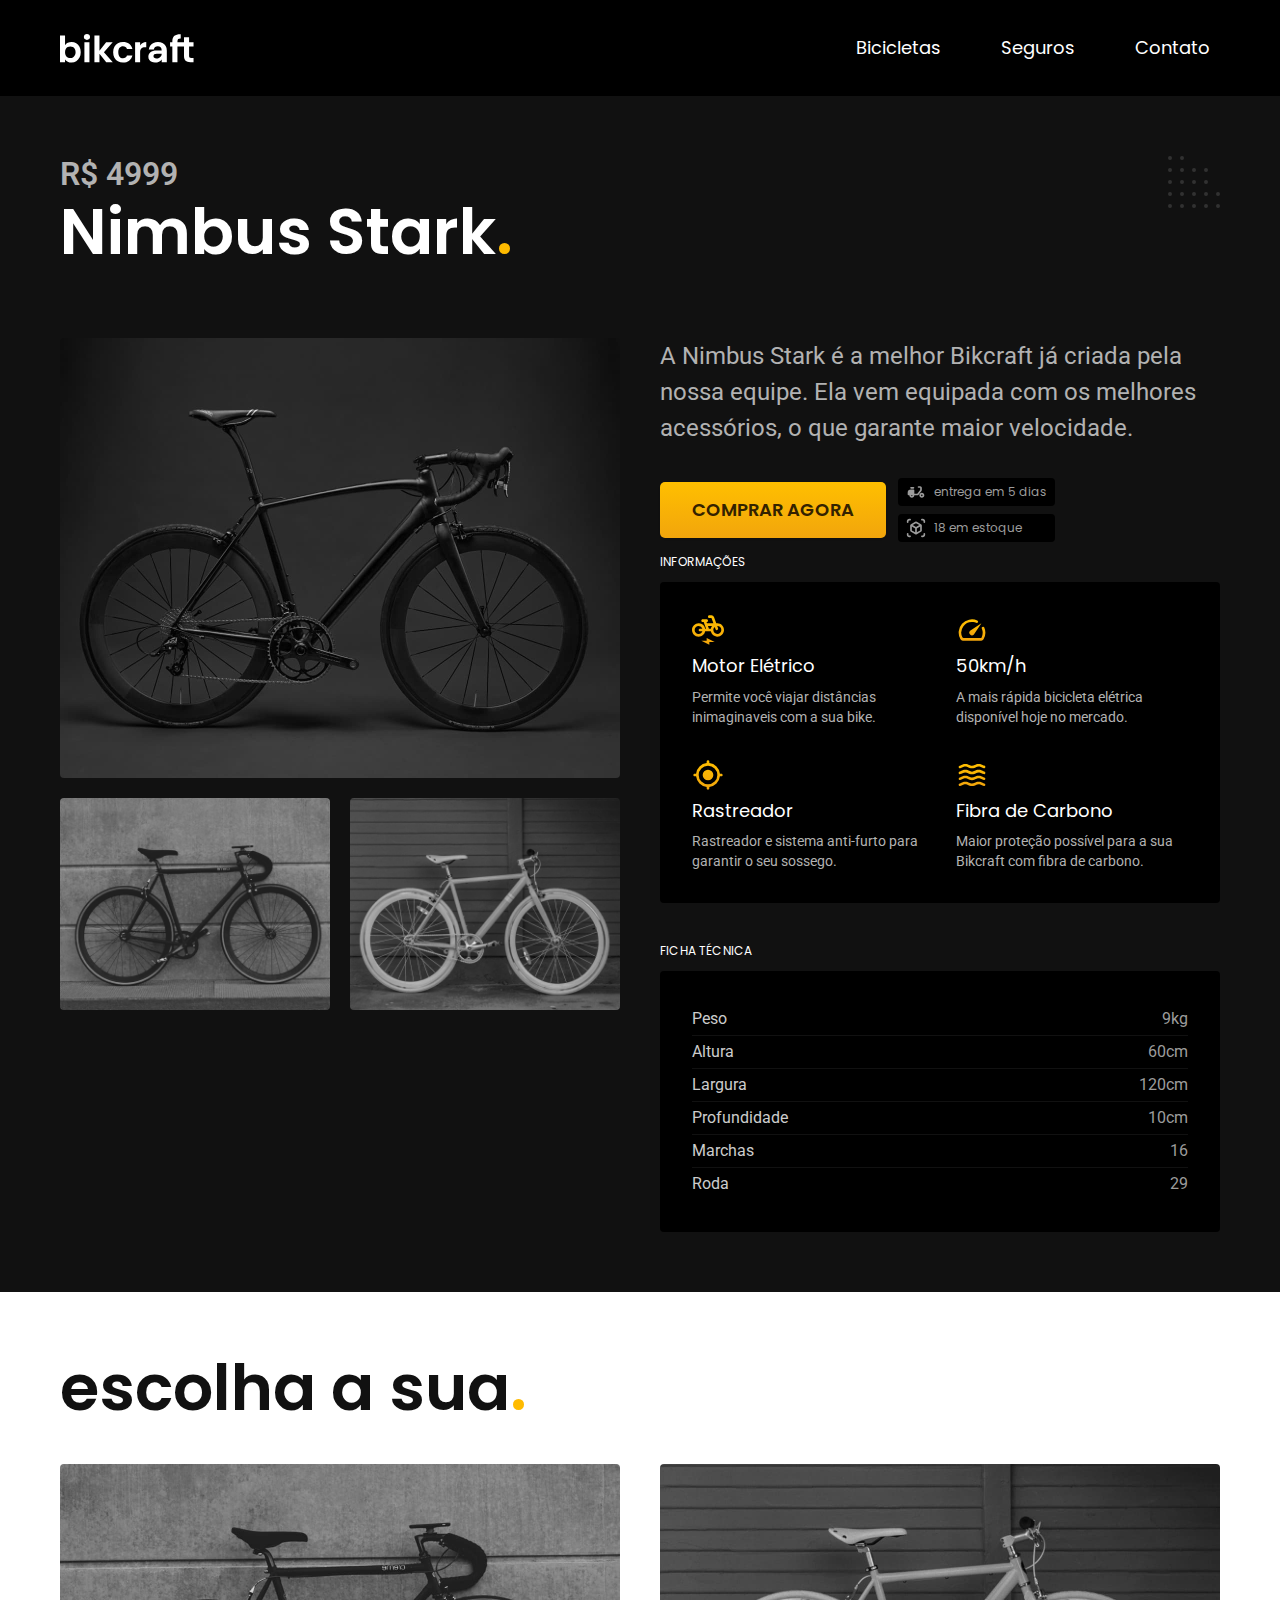
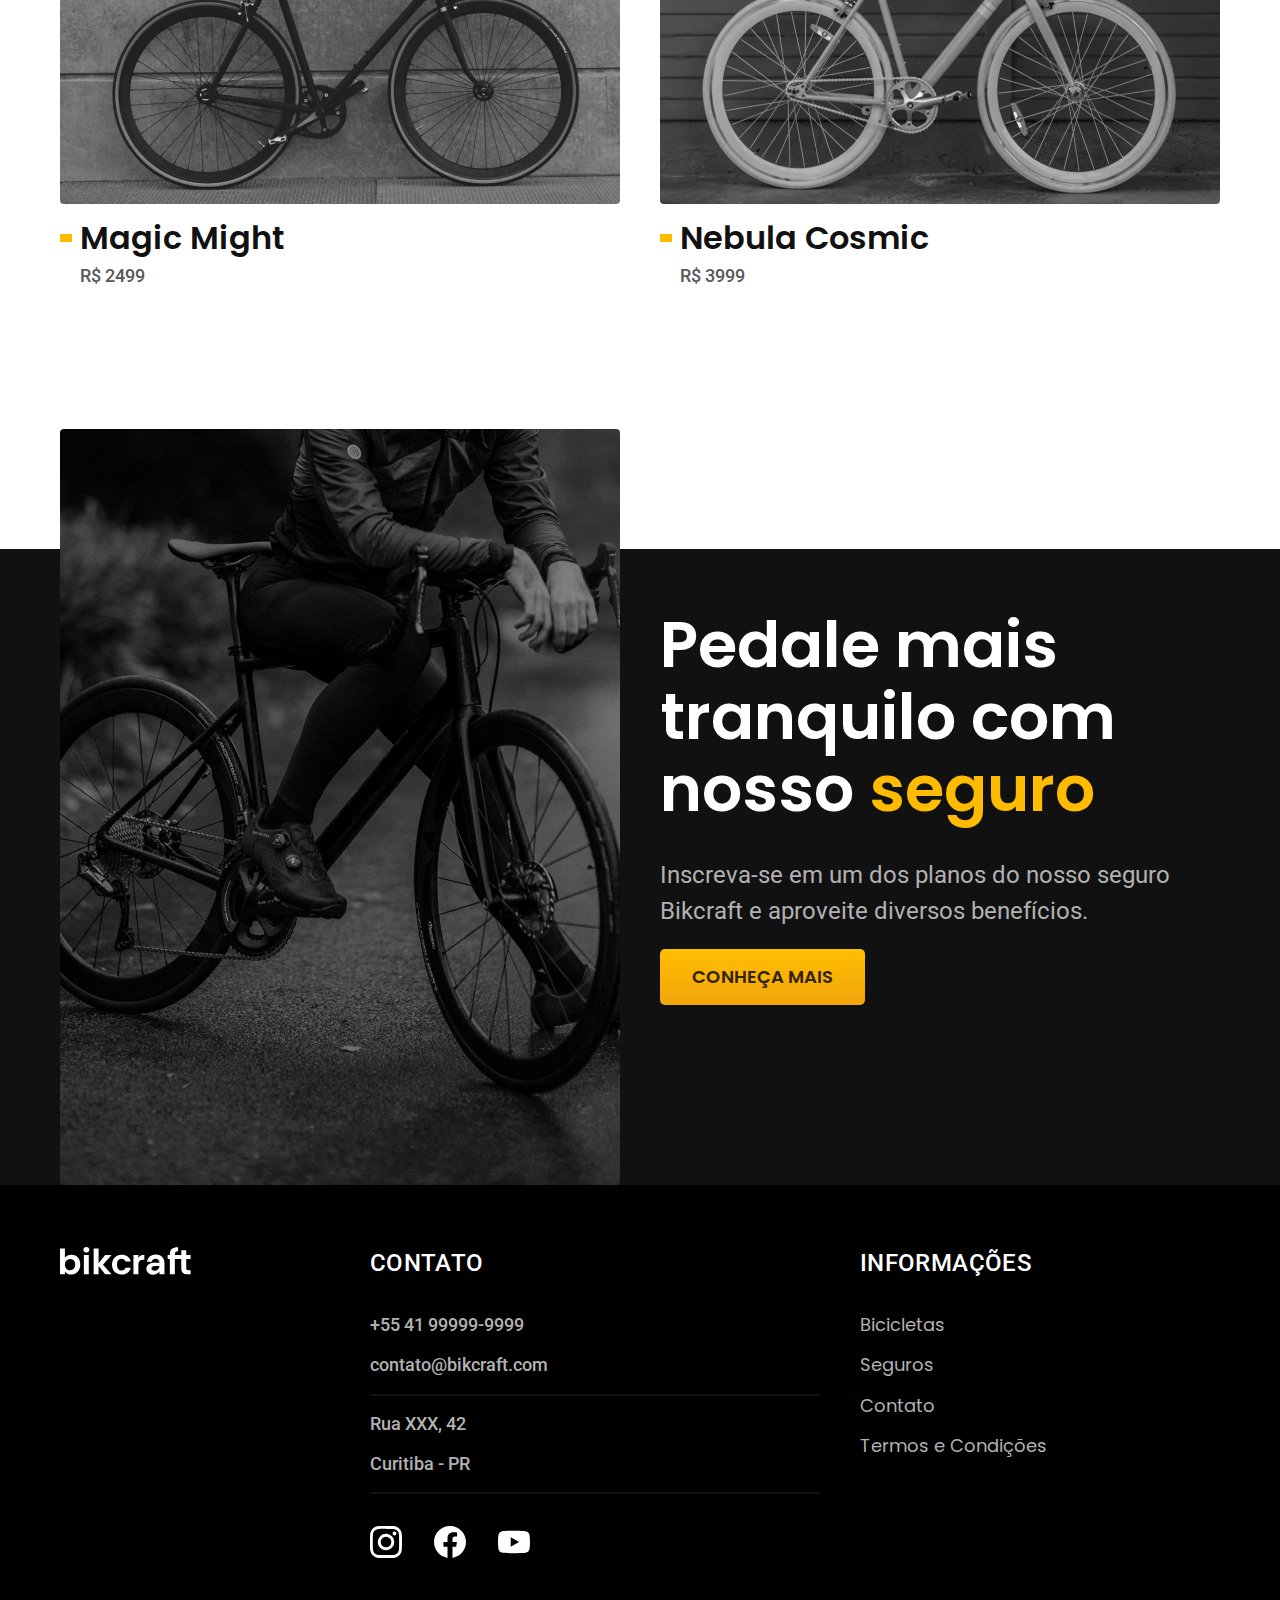
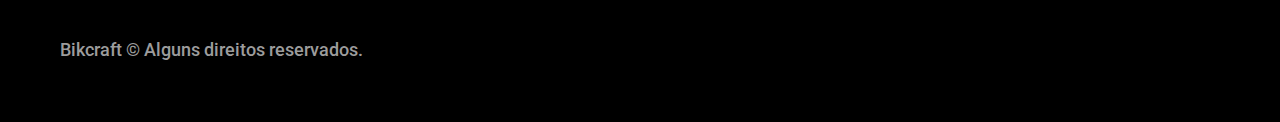
<file: bicicletas/nimbus.html>
<!DOCTYPE html>
<html lang="pt-br">
  <head>
    <meta charset="UTF-8" />
    <meta http-equiv="X-UA-Compatible" content="IE=edge" />
    <meta name="viewport" content="width=device-width, initial-scale=1.0" />
    <title>Nimbus | Bikcraft</title>
    <meta
      name="description"
      content="Nimbus"
    />

    <!-- CSS -->
    <link rel="icon" href="../favicon.svg" type="image/svg+xml">
    <link rel="preload" href="../CSS/style.min.css" as="style">
    <link rel="stylesheet" href=" ../CSS/style.min.css"/>

    <!-- Fonts -->
    <script>document.documentElement.classList.add('js');</script>
    
    <link rel="preconnect" href="https://fonts.googleapis.com" />
    <link rel="preconnect" href="https://fonts.gstatic.com" crossorigin />
    <link
      href="https://fonts.googleapis.com/css2?family=Merriweather:ital,wght@1,900&family=Poppins:wght@400;600&family=Roboto:wght@400;500&display=swap"
      rel="stylesheet"
    />
    <link rel="preconnect" href="https://fonts.gstatic.com" crossorigin />
    <link
      href="https://fonts.googleapis.com/css2?family=Merriweather:ital,wght@1,900&family=Poppins:wght@400;600&family=Roboto:wght@400;500&display=swap"
      rel="stylesheet"
    />
   
  <script>document.documentElement.classList.add('js');</script>
  </head>
  <body id="bicicleta">

    <!-- Header -->
    
    <header class="header--bg">
      <div class="container header">
        <a href="../"> <img src="../img/bikcraft.svg" alt="Bikcraft" /></a>

        <nav aria-label="primaria">
        <ul class="header--menu font-1-m cor--0">
          <li><a href="../bicicletas.html">Bicicletas</a></li>
          <li><a href="../seguros.html">Seguros</a></li>
          <li><a href="../contato.html">Contato</a></li>
        </ul>
      </nav>
      </div>
    </header>  

    <!-- Main -->

    <main class="titulo--bg">
      <div>
        <div class="titulo container">
          <p class="font-2-xl cor--5">R$ 4999</p>
          <h1 class="font-1-xxl cor--0">
            Nimbus Stark<span class="cor--p1">.</span>
          </h1>
        </div>
      </div>
      
      <div>
        <div class="bicicleta container">
          <div class="bicicleta--imagens">
            <img src="../img/bicicleta/nimbus1.jpg" alt="Bicicleta 1">
            <img src="../img/bicicleta/nimbus2.jpg" alt="Bicicleta 2">
            <img src="../img/bicicleta/nimbus3.jpg" alt="Bicicleta 3">
          </div>
          
          <div class="bicicleta--conteudo">
            <p class="font-2-l cor--5">A Nimbus Stark é a melhor Bikcraft já criada pela nossa equipe. Ela vem equipada com os melhores acessórios, o que garante maior velocidade.</p>
            <div class="bicicleta--comprar">
             <a href="../orcamento.html?tipo=bikcraft&produto=nimbus" class="botao">Comprar Agora</a> 
            
            <span class="font-1-xs cor--6"><img src="../img/icones/entrega.svg" alt=""> entrega em 5 dias</span>
            <span class="font-1-xs cor--6"><img src="../img/icones/estoque.svg" alt=""> 18 em estoque</span>
          </div>

          
          <h2 class="font-1-xs cor--0">Informações</h2>
          <ul class="bicicleta--info">
            <li>
              <img src="../img/icones/eletrica.svg" alt="">
              <h3 class="font-1-m cor--0">Motor Elétrico</h3>
              <p class="font-2-xs cor--5">Permite você viajar distâncias inimaginaveis com a sua bike.</p>
            </li>
            <li>
              <img src="../img/icones/velocidade.svg" alt="">
              <h3 class="font-1-m cor--0">50km/h</h3>
              <p class="font-2-xs cor--5">A mais rápida bicicleta elétrica disponível hoje no mercado.</p>
            </li>
            <li>
              <img src="../img/icones/rastreador.svg" alt="">
              <h3 class="font-1-m cor--0">Rastreador</h3>
              <p class="font-2-xs cor--5">Rastreador e sistema anti-furto para garantir o seu sossego.</p>
            </li>
            <li>
              <img src="../img/icones/carbono.svg" alt="">
              <h3 class="font-1-m cor--0">Fibra de Carbono</h3>
              <p class="font-2-xs cor--5">Maior proteção possível para a sua Bikcraft com fibra de carbono.</p>
            </li>
          </ul>

          <h2 class="font-1-xs cor--0">Ficha Técnica</h2>
          <ul class="bicicleta--ficha font-2-s cor--4">
            <li>
              Peso <span>9kg</span>
            </li>
            <li>
              Altura <span>60cm</span>
            </li>
            <li>
              Largura <span>120cm</span>
            </li>
            <li>
              Profundidade <span>10cm</span>
            </li>
            <li>
              Marchas <span>16</span>
            </li>
            <li>
              Roda <span>29</span>
            </li>
            
          </ul>
        </div>
        </div>
      </div>
    </main>

    <article class="bicicletas--lista container">
      <h2 class="font-1-xxl">
        escolha a sua<span class="cor--p1">.</span>
      </h2>

      <ul>
        <li>
          <a href="./magic.html">
            <img src="../img/bicicletas/magic.jpg" alt="Bicicleta Preta" />
            <h3 class="font-1-xl">Magic Might</h3>
            <span class="font-2-m cor--8">R$ 2499</span>
          </a>
        </li>

        <li>
          <a href="./nebula.html">
            <img src="../img/bicicletas/nebula.jpg" alt="Bicicleta Preta" />
            <h3 class="font-1-xl">Nebula Cosmic</h3>
            <span class="font-2-m cor--8">R$ 3999</span>
          </a>
        </li>
      </ul>
    </article>

      <article class="seguro--bg">
        <div class="seguro container">
          <div class="seguro--imagem">
            <img src="../img/fotos/seguros.jpg" alt="Pessoa parada em cima de uma bicicleta.">
          </div>

          <div class="seguro--conteudo">
            <h2 class="font-1-xxl cor--0">Pedale mais tranquilo com nosso <span class="cor--p1"> seguro</span></h2>
            <p class="font-2-l cor--5">Inscreva-se em um dos planos do nosso seguro Bikcraft e aproveite diversos benefícios.</p>
            <a class="botao" href="../seguros.html">Conheça Mais</a>
          </div>
        </div>
      </article>
  
  <!-- Footer -->

  <footer class="footer--bg">
    <div class="footer container">
      <img class="footer--logo" src="../img/bikcraft.svg" alt="">
   
    <div class="footer--contato">
      <h3 class="font-2-l-b cor--0">Contato</h3>
      <ul class="font-2-m cor--5">
        <li><a href="tel:+5541999999999">+55 41 99999-9999</a>
        <li><a href="mailto:contato@bikcraft.com">contato@bikcraft.com</a>
        <li>Rua XXX, 42</li>
        <li>Curitiba - PR</li>
      </ul>
    
      <div class="footer--redes">
        <a href="./"><img src="../img/redes/instagram.svg" alt="Instagram"></a>
        <a href="./"><img src="../img/redes/facebook.svg" alt="Facebook"></a>
        <a href="./"><img src="../img/redes/youtube.svg" alt="YouTube"></a>
      </div>
    </div>

    <div class="footer--info">
      <h3 class="font-2-l-b cor--0">Informações</h3>
      <nav>
        <ul class="font-1-m cor--5">
          <li><a href="../bicicletas.html">Bicicletas</a></li>
          <li><a href="../seguros.html">Seguros</a></li>
          <li><a href="../contato.html">Contato</a></li>
          <li><a href="../termos.html">Termos e Condições</a></li>
        </ul>
      </nav>
       </div>
      <p class="footer--copy font-2-m cor--6">Bikcraft © Alguns direitos reservados.</p>
    </div>
  </div>
  </footer>

  <!--End -->

<script src="../js/script.js"></script>
  </body>
</html>
</file>
<file: CSS/style.min.css>
*{box-sizing:border-box;margin:0;padding:0}body{font-family:Arial,Helvetica,sans-serif;color:#111}ul{list-style:none}a{text-decoration:none;color:inherit}h1,h2,h3,h4,p{margin:0;padding:0}img{width:100%;display:block}img[src$='.jpg']{border-radius:4px}.font-1-xs{font:400 0.75rem/1.35 Poppins,sans-serif}.font-2-xs{font:400 0.875rem/1.43 Roboto,sans-serif}.font-1-s{font:400 1rem/1.5 Poppins,sans-serif}.font-2-s{font:400 1rem/1.5 Roboto,sans-serif}.font-1-m,.font-1-m-b{font:400 1.125rem/1.35 Poppins,sans-serif}.font-1-m-b{font-weight:600}.font-2-m{font:500 1.125rem/1.35 Roboto,sans-serif}.font-1-l{font:400 1.5rem/1.5 Poppins,sans-serif}.font-2-l,.font-2-l-b{font:400 1.5rem/1.5 Roboto,sans-serif}.font-2-l-b{font-weight:500;letter-spacing:.015em;text-transform:uppercase}.font-1-xl{font:600 2rem/1.125 Poppins,sans-serif}.font-2-xl{font:600 2rem/1.125 Roboto,sans-serif}.font-1-xxl{font:600 4rem/1.125 Poppins,sans-serif}@media (max-width:1200px){.font-1-xxl{font-size:3rem}.font-2-l,.font-2-l-b{font-size:1.125rem}}@media (max-width:800px){.font-1-xxl{font-size:2rem}.font-1-xl,.font-2-xl{font-size:1.5rem}}:root{--cor--0:#fff;--cor--1:#f7f7f7;--cor--2:#ededed;--cor--3:#dedede;--cor--4:#cccccc;--cor--5:#b2b2b2;--cor--6:#9c9c9c;--cor--7:#717171;--cor--8:#595959;--cor--9:#404040;--cor--10:#2e2e2e;--cor--11:#111;--cor--12:#000;--cor--p1:#ffbb00;--cor--p2:#e4a30b;--cor--p3:#a66f00;--cor--p4:#664400;--cor--p5:#332200}.cor--0{color:var(--cor--0)}.cor--1{color:var(--cor--1)}.cor--2{color:var(--cor--2)}.cor--3{color:var(--cor--3)}.cor--4{color:var(--cor--4)}.cor--5{color:var(--cor--5)}.cor--6{color:var(--cor--6)}.cor--7{color:var(--cor--7)}.cor--8{color:var(--cor--8)}.cor--9{color:var(--cor--9)}.cor--10{color:var(--cor--10)}.cor--11{color:var(--cor--11)}.cor--12{color:var(--cor--12)}.cor--p1{color:var(--cor--p1)}.cor--p2{color:var(--cor--p2)}.cor--p3{color:var(--cor--p3)}.cor--p4{color:var(--cor--p4)}.cor--p5{color:var(--cor--p5)}.header--bg{background:var(--cor--12)}.header{display:flex;flex-wrap:wrap;gap:20px;justify-content:space-between;align-items:center;padding-top:20px;padding-bottom:20px}.header--menu{display:flex;flex:wrap;gap:40px}.header--menu a{color:var(--cor--0);display:inline-block;padding:16px 10px;position:relative;border-radius:4px}.header--menu a::after{content:'';display:block;height:2px;width:0%;background:var(--cor--0);margin-top:4px;transition:.3s;position:absolute}.header--menu a.ativo::after,.header--menu a:hover::after{width:80%}.header--menu a:hover{background-color:var(--cor--10)}@media (max-width:800px){.header--menu{gap:20px}.header--menu a{background-color:var(--cor--11);padding:12px 16px;border-radius:4px}.header a:after{display:none}}@media (max-width:600px){.header--menu{gap:12px}.header--menu a{padding:8px 12px;font-size:14px}}.footer--bg{background-color:var(--cor--12)}.footer--redes a img{width:32px}.footer--logo{width:133px}.footer{display:grid;grid-template-columns:3fr 5fr 4fr;gap:40px;padding-top:60px;padding-bottom:60px}.footer h3{margin-bottom:32px}.footer--contato ul{margin-bottom:32px}.footer--contato li:nth-child(2n):after{content:'';display:block;width:100%;height:2px;background:var(--cor--11);margin-top:16px}.footer li{margin-bottom:16px}.footer--redes{display:flex;gap:32px}.footer a:hover{color:var(--cor--0)}.footer--copy{grid-column:1/-1;margin-top:40px}@media (max-width:800px){.footer>img{display:none}.footer{grid-template:1fr 1fr}}@media (max-width:600px){.footer{grid-template-columns:1fr;gap:60px}.footer--copy{margin-top:0}}.container{max-width:1200px;padding-left:20px;padding-right:20px;margin-left:auto;margin-right:auto}.botao{display:inline-block;color:#320;background:linear-gradient(180deg,#ffbf00 0,#f2a50c 100%);box-shadow:0 1px 2px rgba(0,0,0,.1);border-radius:5px;padding:16px 32px;text-transform:uppercase;font:600 1.125rem/1.35 Poppins,sans-serif;max-width:max-content;border:none;cursor:pointer}.botao:hover{background:linear-gradient(#ffb60d,#e59317)}.botao.secundario{background:var(--cor--10);color:var(--cor--2)}.botao.secundario:hover{background:var(--cor--9)}.botao.seta{display:flex;align-items:center}.botao.seta::after{content:'';display:inline-block;width:18px;height:10px;margin-left:12px;background:url(../img/icones/seta.svg);transition:transform .2s}.botao.seta:hover::after{transform:translateX(4px)}@media (max-width:600px){.botao{padding:12px 16px;font-size:1rem}}.link{display:inline-block;color:var(--cor--p1);font:500 1.5rem/1.5 Poppins,sans-serif;text-transform:uppercase;transition:.2s}.link::after{content:'';display:block;width:100%;height:4px;background:currentColor}.link:hover{color:var(--cor--0)}.titulo--bg{padding-top:60px;background-color:var(--cor--11)}.titulo{background:url(../img/dec/top-right.svg) no-repeat top right 20px}.titulo p{margin-bottom:4px}@media (max-width:800px){.titulo{padding-top:40px;padding-bottom:40px}.titulo p{font-size:1rem;text-transform:lowercase;font-weight:400}}.form{display:grid;grid-template-columns:1fr 1fr;gap:20px}.form label{display:block;font:400 1rem/1.5 Poppins,sans-serif;margin-bottom:4px}.form .col--2{grid-column:span 2}.form input[type=email],.form input[type=text],.form textarea{font:400 1rem/1.5 Roboto,sans-serif;background:var(--cor--1);border:1px solid var(--cor--2);padding:12px;border-radius:4px;width:100%}.form input[type=email]:focus,.form input[type=text]:focus,.form textarea:focus{outline:0;border-color:var(--cor--p1);background:var(--cor-0);box-shadow:0 0 0 2px #fea}@media (max-width:600px){.form{grid-template-columns:1fr}.form .col--2{grid-column:1}}.main{background:var(--cor--12) url(../img/dec/bottom-left.svg) no-repeat bottom 160px left 20px;color:var(--cor--0);box-shadow:inset 0 -120px var(--cor--0)}.intro--ctn{display:grid;grid-template-columns:1fr 1fr;gap:0 40px}.intro--ctn img{width:100%;height:100%;object-fit:cover;display:block;border-radius:4px}.intro--conteudo{align-self:end;padding-bottom:200px}.intro--ctn h1{margin-bottom:32px}.intro--ctn p{margin-bottom:20px}@media (max-width:800px){.main{background-color:#111;padding-top:40px;box-shadow:inset 0 -60px var(--cor--0)}.intro--ctn{grid-template-columns:1fr}.intro--conteudo{padding-bottom:20px}.intro--ctn h1{margin-bottom:16px}.intro--ctn img{height:300px;width:100%}}.tecnologia--ctn{background-color:var(--cor--11);box-shadow:inset 0 80px var(--cor--0),inset 0 -80px var(--cor--0)}.tecnologia{display:grid;grid-template-columns:1fr 1fr;gap:40px}.tecnologia--imagem img{height:100%;width:100%;object-fit:cover;object-position:left}.tecnologia--conteudo{padding-top:160px;padding-bottom:160px}.tecnologia--conteudo>span{display:block;margin-bottom:20px}.tecnologia--conteudo h2{margin-bottom:32px}.tecnologia--conteudo>p{margin-bottom:32px}.tecnologia a{margin-bottom:80px}.tecnologia--vantagens{display:flex;gap:40px}.tecnologia--vantagens h3{margin-bottom:8px;width:max-content}.tecnologia--vantagens img{width:24px;margin-bottom:8px}@media (max-width:800px){.tecnologia--ctn{box-shadow:initial}.tecnologia{grid-template-columns:1fr;padding-top:60px;padding-bottom:60px}.tecnologia--imagem{display:none}.tecnologia a{margin-bottom:60px}}@media (max-width:600px){.tecnologia--vantagens{flex-direction:column}}.parceiros{padding-top:60px;padding-bottom:120px}.parceiros h2{margin-bottom:60px}.parceiros ul{padding:0 20px;max-width:1400px;display:grid;grid-template-columns:repeat(4,1fr);margin:0 auto}.parceiros ul li{display:flex;padding:32px;border-left:2px solid var(--cor--2)}.parceiros img{margin:auto;width:70%}.parceiros li:first-child,.parceiros li:nth-child(5){border-left:none}.parceiros li:nth-child(n+5){border-top:2px solid var(--cor--2)}@media (max-width:800px){.parceiros{padding-bottom:60px}.parceiros ul{grid-template-columns:repeat(2,1fr)}.parceiros li:nth-child(n+3){border-top:2px solid var(--cor--2)}.parceiros li:nth-child(odd){border-left:none}.parceiros ul li{padding:20px}}.depoimento{display:grid;grid-template-columns:1fr 1fr;background:var(--cor--p1);overflow:hidden}.depoimento img{border-radius:0;width:100%;height:100%;object-fit:cover}.depoimento--conteudo{padding:40px 40px 80px 80px;align-self:end;background:url(../img/dec/bottom-right-p.svg) no-repeat bottom 40px right 40px}.depoimento--conteudo p{max-width:32ch;font-family:Merriweather,serif;font-style:italic;font-weight:900;margin-bottom:32px;position:relative}.depoimento p::after,.depoimento p::before{font-size:5rem;color:var(--cor--p2);position:absolute}.depoimento p::before{content:'“';left:-50px;top:-20px}.depoimento p::after{content:'”'}@media (min-width:1200px){.depoimento img{max-height:520px}}@media (max-width:800px){.depoimento{grid-template-columns:1fr;text-align:center}.depoimento img{max-height:200px}.depoimento--conteudo{padding:40px 20px;justify-self:center}}.bicicletas--lista{padding-top:60px;padding-bottom:120px}.bicicletas--lista h2{margin-bottom:40px}.bicicletas--lista ul{display:flex;gap:40px;padding:0 20px 20px 20px;max-width:1400px;margin-left:auto;margin-right:auto;overflow-x:auto}#bicicleta .bicicletas--lista ul{padding:0 0 20px 0}.bicicletas--lista li{min-width:280px}.bicicletas--lista img{margin-bottom:16px}.bicicletas--lista h3{margin-bottom:8px;display:flex;align-items:center}.bicicletas--lista a{display:block}.bicicletas--lista h3::before{content:'';display:inline-block;height:8px;width:12px;margin-right:8px;background-color:var(--cor--p1);transition:.3s}.bicicletas--lista a:hover h3::before{width:24px}.bicicletas--lista li span{padding-left:20px}@media (max-width:800px){.bicicletas--lista{padding-bottom:60px}.bicicletas--lista ul{gap:20px}}.bicicletas--bg{background-image:linear-gradient(to right,var(--cor--0) 30%,var(--cor--11) 0);color:var(--cor--5)}.bicicletas{display:grid;grid-template-columns:1fr 1fr;gap:40px;padding-top:60px;padding-bottom:60px;background:url(../img/dec/top-right.svg) no-repeat top 40px right 20px}.bicicletas--imagem{display:grid}.bicicletas--imagem img{grid-area:1/1}.bicicletas--imagem span{grid-area:1/1;place-self:start end;margin-top:20px;background:var(--cor--12);display:inline-block;padding:8px 16px 8px 8px;border-radius:5px 0 0 5px}.bicicletas--conteudo{display:grid;grid-template-columns:1fr auto;align-content:start}.bicicletas h2,.bicicletas p{grid-column:1/-1}.bicicletas h2{margin-bottom:20px}.bicicletas--conteudo h2::before{content:'';display:block;width:12px;height:8px;background:var(--cor--p1);margin-bottom:8px}.bicicletas p{margin-bottom:32px}.bicicletas a{place-self:end}.bicicletas li{display:flex;align-items:center}.bicicletas li+li{margin-top:16px}.bicicletas--conteudo img{width:24px;margin-right:8px}@media (max-width:800px){.bicicletas--bg{background:var(--cor--11)}.bicicletas{grid-template-columns:1fr;gap:20px;padding-top:40px;padding-bottom:40px}}@media (max-width:600px){.bicicletas--conteudo{grid-template-columns:1fr}.bicicletas ul{font-size:1rem;margin-bottom:32px;grid-template-columns:1fr 1fr}.bicicletas a{place-self:start}}.bicicleta{display:grid;grid-template-columns:1fr 1fr;align-items:start;gap:40px;padding-top:60px;padding-bottom:60px}#bicicleta .titulo p{text-transform:uppercase}.bicicleta--info li img{width:32px}.bicicleta--conteudo span img{width:20px}.bicicleta--imagens{display:flex;flex-wrap:wrap;gap:20px}.bicicleta--imagens img{flex:1;min-width:200px}.bicicleta--imagens img:first-child{min-width:100%}.bicicleta--conteudo>p{margin-bottom:32px}.bicicleta--comprar{display:grid;grid-template-columns:max-content auto;align-items:center;justify-content:start;gap:8px 12px}.bicicleta--comprar a{grid-row:span 2}.bicicleta--comprar span{display:flex;align-items:center;background:var(--cor--12);padding:4px 8px;border-radius:4px;gap:8px}.bicicleta--conteudo h2{text-transform:uppercase;letter-spacing:.015em;margin-bottom:12px;margin-top:12px}.bicicleta--ficha,.bicicleta--info{padding:32px;background:var(--cor--12);border-radius:4px}.bicicleta--info{margin-bottom:40px;display:grid;grid-template-columns:repeat(2,1fr);gap:32px}.bicicleta--info img{width:24px;margin-bottom:8px}.bicicleta--info h3{margin-bottom:8px}.bicicleta--ficha li{padding:4px 0;display:flex;justify-content:space-between;border-bottom:1px solid var(--cor--11)}.bicicleta--ficha li:last-child{border-bottom:none}.bicicleta--ficha li span{color:var(--cor--6)}@media (max-width:800px){.bicicleta{grid-template-columns:1fr;padding-top:40px;padding-bottom:40px}.bicicleta--imagens{grid-row:2}}@media (max-width:400px){.bicicleta--info{grid-template-columns:1fr}.bicicleta--comprar{grid-template-columns:1fr}}.seguro--bg{background-color:var(--cor--11);box-shadow:inset 0 120px var(--cor--0),inset 0 120px var(--cor--12)}.seguro{display:grid;grid-template-columns:1fr 1fr;gap:40px}.seguro--imagem img{width:100%;height:100%;object-fit:cover}.seguro--conteudo{padding-top:180px;padding-bottom:180px}.seguro h2{margin-bottom:32px}.seguro p{margin-bottom:20px}@media (max-width:800px){.seguro--bg{box-shadow:inset 0 -60px var(--cor--12)}.seguro{grid-template-columns:1fr}.seguro--conteudo{grid-row:1;padding-top:40px;padding-bottom:0}}.seguros--bg{background:var(--cor--11)}.seguros{padding-bottom:60px}.seguros--container{display:grid;grid-template-columns:1fr 1fr;gap:40px;align-items:center}#seguros .seguros{padding-top:0}.seguros h2{grid-column:1/-1}.seguros--item{background-color:var(--cor--12);padding:32px 32px 32px 60px;display:grid;grid-template-columns:1fr auto;border-radius:4px}.seguros--item h3{margin-bottom:40px}.seguros--item span{grid-column:2;display:block;text-align:right}.seguros--item ul{grid-column:1/-1;margin-bottom:32px}.seguros--item li{display:flex;align-items:center;position:relative}.seguros--item li+li{margin-top:20px}.seguros--item li::before{content:'';display:inline-block;width:13px;height:9px;background-image:url(../img/icones/lista.svg);position:absolute;left:-21px}.seguros--item a{grid-column:1/-1}@media (max-width:800px){.seguros--container{grid-template-columns:1fr}}.vantagens{background:var(--cor--12);padding-top:120px;padding-bottom:120px;max-width:100%;padding:120px 100px;gap:40px;align-items:center}.vantagens li img{width:32px}.vantagens h2{margin-bottom:60px}.vantagens ul{display:grid;grid-template-columns:repeat(auto-fit,minmax(280px,max-content));gap:40px 80px}.vantagens h3,.vantagens img{margin-bottom:8px}@media (max-width:800px){.vantagens{padding-top:60px;padding-bottom:60px;padding:20px}.vantagens h2{margin-bottom:40px}.vantagens ul{padding:20px}}.perguntas{padding-top:120px;padding-bottom:120px}.perguntas h2{margin-bottom:60px}.perguntas dl>div{padding:20px;border-radius:4px}.perguntas dl>div:nth-child(odd){background:var(--cor--1)}.perguntas button{display:grid;grid-template-columns:auto 1fr auto;align-items:center;gap:8px;cursor:pointer;border:none;background:0 0;width:100%;text-align:left}.perguntas button::before{content:'';display:inline-block;width:12px;height:8px;background:var(--cor--p1)}.perguntas button::after{content:'';display:inline-block;width:14px;height:6px;background:url(../img/icones/seta-abrir.svg);transition:.3s}.perguntas button:hover::after,.perguntas button[aria-expanded=true]::after{transform:rotate(180deg)}.perguntas dd{display:none}.perguntas dd.ativa{display:block}.perguntas dd{padding-left:20px;padding-top:16px;max-width:80ch}@media (max-width:800px){.perguntas{padding-top:60px;padding-bottom:60px}.perguntas h2{margin-bottom:40px}}#contato{background:linear-gradient(var(--cor--11) 500px,var(--cor--1) 0)}.contato{display:grid;grid-template-columns:5fr 7fr}.contato--dados,.contato--formulario{padding:60px;box-shadow:0 1px 2px 2px rgba(0,0,0,.1)}.contato--dados{background:var(--cor--12) url(../img/dec/bottom-left.svg) no-repeat bottom 20px left 20px;border-radius:5px 0 0 5px}.contato--formulario{background:var(--cor--0) url(../img/dec/bottom-right-p.svg) no-repeat bottom 20px right 20px;border-radius:0 5px 5px 0}.contato--dados h2{margin-bottom:60px}.contato--endereco{margin-bottom:32px;padding-left:28px;background:url(../img/icones/local.svg) no-repeat 0 -2px}.contato--endereço p{margin-bottom:8px}.contato--meios a{display:block;max-width:max-content;margin-bottom:8px;padding-left:28px}.contato--meios a::hover{color:var(--cor--0)}.contato--meios a:first-child{background:url(../img/icones/email.svg) no-repeat 0 2px}.contato--meios a:nth-child(2){margin-bottom:32px}.contato--meios a:nth-child(3){background:url(../img/icones/telefone.svg) no-repeat 0 0;margin-bottom:60px}.contato--redes{display:flex;gap:32px}@media (max-width:800px){.contato{grid-template-columns:1fr}.contato--dados,.contato--formulario{padding:20px}.contato--dados{border-radius:5px 5px 0 0;background:var(--cor--12)}.contato--formulario{border-radius:0 0 5px 5px}.contato--dados h2,.contato--meios a:nth-child(3){margin-bottom:32px}.contato--redes{margin-bottom:12px}}.lojas{display:grid;grid-template-columns:1fr 1fr;gap:0 40px;padding-top:120px;padding-bottom:120px}.lojas--tempo img{width:30px}.lojas h2{grid-column:1/-1;margin-bottom:60px}.lojas img{border-radius:4px 4px 0 0}.lojas--item{border-radius:4px;background:var(--cor--0);box-shadow:0 1px 2px rgba(0,0,0,.1)}.lojas--conteudo{display:grid;grid-template-columns:1fr 1fr;gap:32px 16px;padding:32px}.lojas--conteudo h3,.lojas--tempo{grid-column:1/-1}.lojas--dados{display:grid;gap:8px;border-left:2px solid var(--cor--2);padding-left:12px}.lojas--tempo{display:flex;align-items:center;gap:8px}@media (max-width:800px){.lojas{gap:20px;padding-top:60px;padding-bottom:60px}.lojas h2{margin-bottom:32px}.lojas--conteudo{grid-template-columns:1fr}}@media (max-width:600px){.lojas{grid-template-columns:1fr}}#orcamento{background:linear-gradient(var(--cor--11) 500px,var(--cor--1) 0)}.orcamento{display:grid;grid-template-columns:5fr 7fr;padding-bottom:120px}.orcamento h2{text-transform:uppercase;position:relative;display:flex;align-items:center}.orcamento h2::before{content:'';display:inline-block;width:4px;height:8px;background:var(--cor--p1);position:absolute;left:-12px}.orcamento--dados,.orcamento--produto{padding:60px;box-shadow:0 1px 2px rgba(0,0,0,.1)}.orcamento--produto{border-radius:5px 0 0 5px;background:var(--cor--12) url(../img/dec/bottom-left.svg) no-repeat bottom 20px left 20px;display:grid;grid-template-columns:repeat(2,1fr);gap:20px;align-content:start}.orcamento--produto>*{grid-column:1/-1}.orcamento--produto>label{grid-column:initial}.orcamento--produto label{font:400 1rem/1.5 Poppins,sans-serif;color:var(--cor--4);background:var(--cor--10);display:block;padding:12px 16px;border-radius:4px;cursor:pointer;display:grid;grid-template-columns:auto 1fr auto;align-items:center;border:1px solid var(--cor--10);margin:20px 0}.orcamento--produto label::before{content:'';display:inline-block;box-sizing:border-box;width:12px;height:12px;border:1px solid var(--cor--6);border-radius:50%;margin-right:8px}.orcamento--produto label:hover{background-color:var(--cor--9);border-color:var(--cor--9)}.orcamento--produto input:focus+label{box-shadow:0 0 0 2px var(--cor--p1);border-color:var(--cor--12)}.orcamento--produto label span{display:none}.orcamento--produto input:checked+label span{display:inline-block}.orcamento--produto input:checked+label::before{border-color:var(--cor--7);box-shadow:inset 0 0 0 3px var(--cor--0),inset 0 0 0 6px var(--cor--7)}.orcamento--produto input{opacity:0;position:absolute;pointer-events:none}.orcamento--produto input:checked+label{background:var(--cor--0);color:var(--cor--11)}.orcamento--dados{border-radius:0 5px 5px 0;background:var(--cor--0) url(../img/dec/bottom-right.svg) no-repeat bottom 20px right 20px}.orcamento--conteudo{display:none}.orcamento--conteudo h2,.orcamento--dados h2:nth-of-type(n+2){margin-top:20px}#bikcraft:checked~#orcamento--bikcraft,#seguro:checked~#orcamento--seguro{display:block;gap:20px}.orcamento--detalhes{display:none;background:var(--cor--0);padding:20px;grid-template-columns:1fr 1fr;border-radius:4px;align-items:center}.orcamento--detalhes li{display:flex;align-items:center;margin-bottom:8px}.orcamento--detalhes li img{width:16px;margin-right:8px}.orcamento--produto input:checked+label+.orcamento--detalhes{display:grid}@media (max-width:1200px){.orcamento--dados,.orcamento--produto{padding:32px}}@media (max-width:800px){.orcamento{grid-template-columns:1fr}.orcamento--dados{border-radius:0 0 5px 5px}.orcamento--produto{border-radius:5px 5px 0 0;background:var(--cor--12)}}@media (max-width:400px){.orcamento--produtos{grid-template-columns:1fr}}.termos{padding-top:80px;padding-bottom:80px}.termos h2{font-weight:600}.termos p+h2{margin-top:40px}.termos p{margin-bottom:24px}.titulo h1{padding-bottom:10px}
</file>
